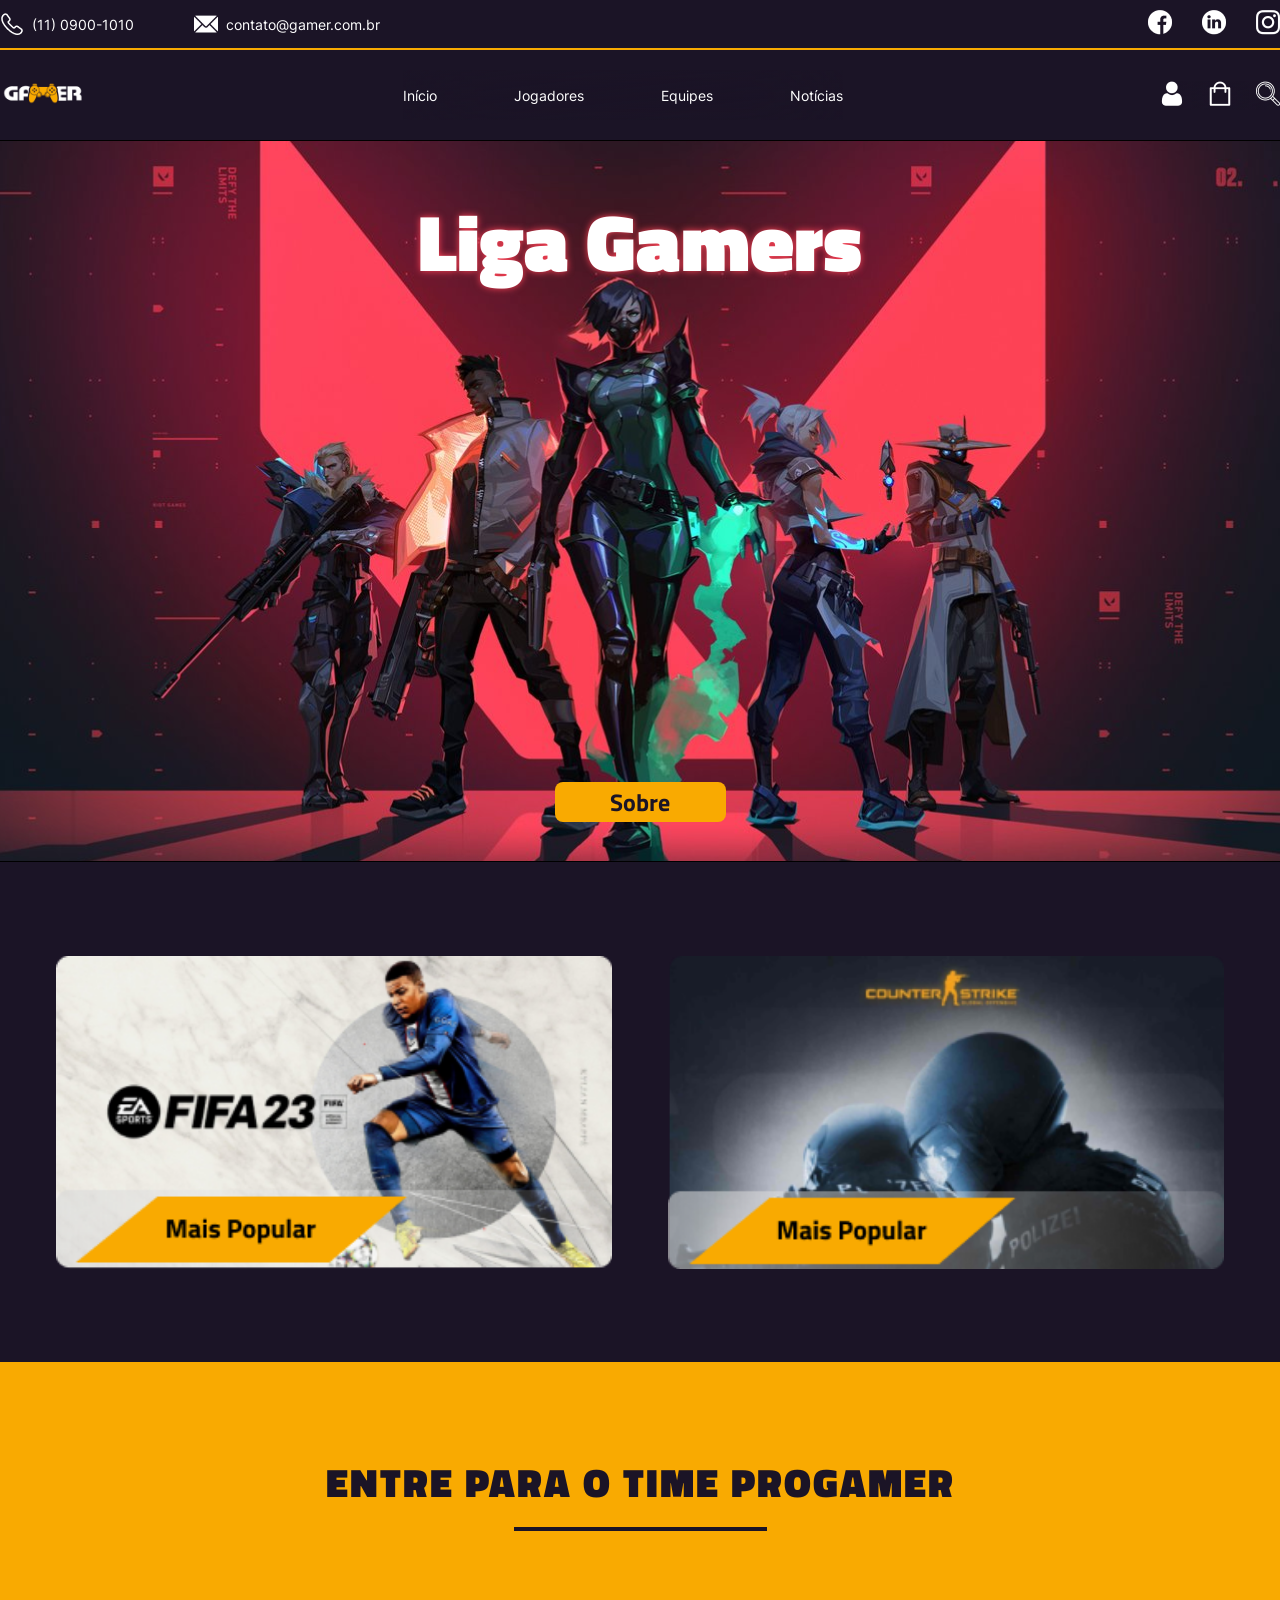
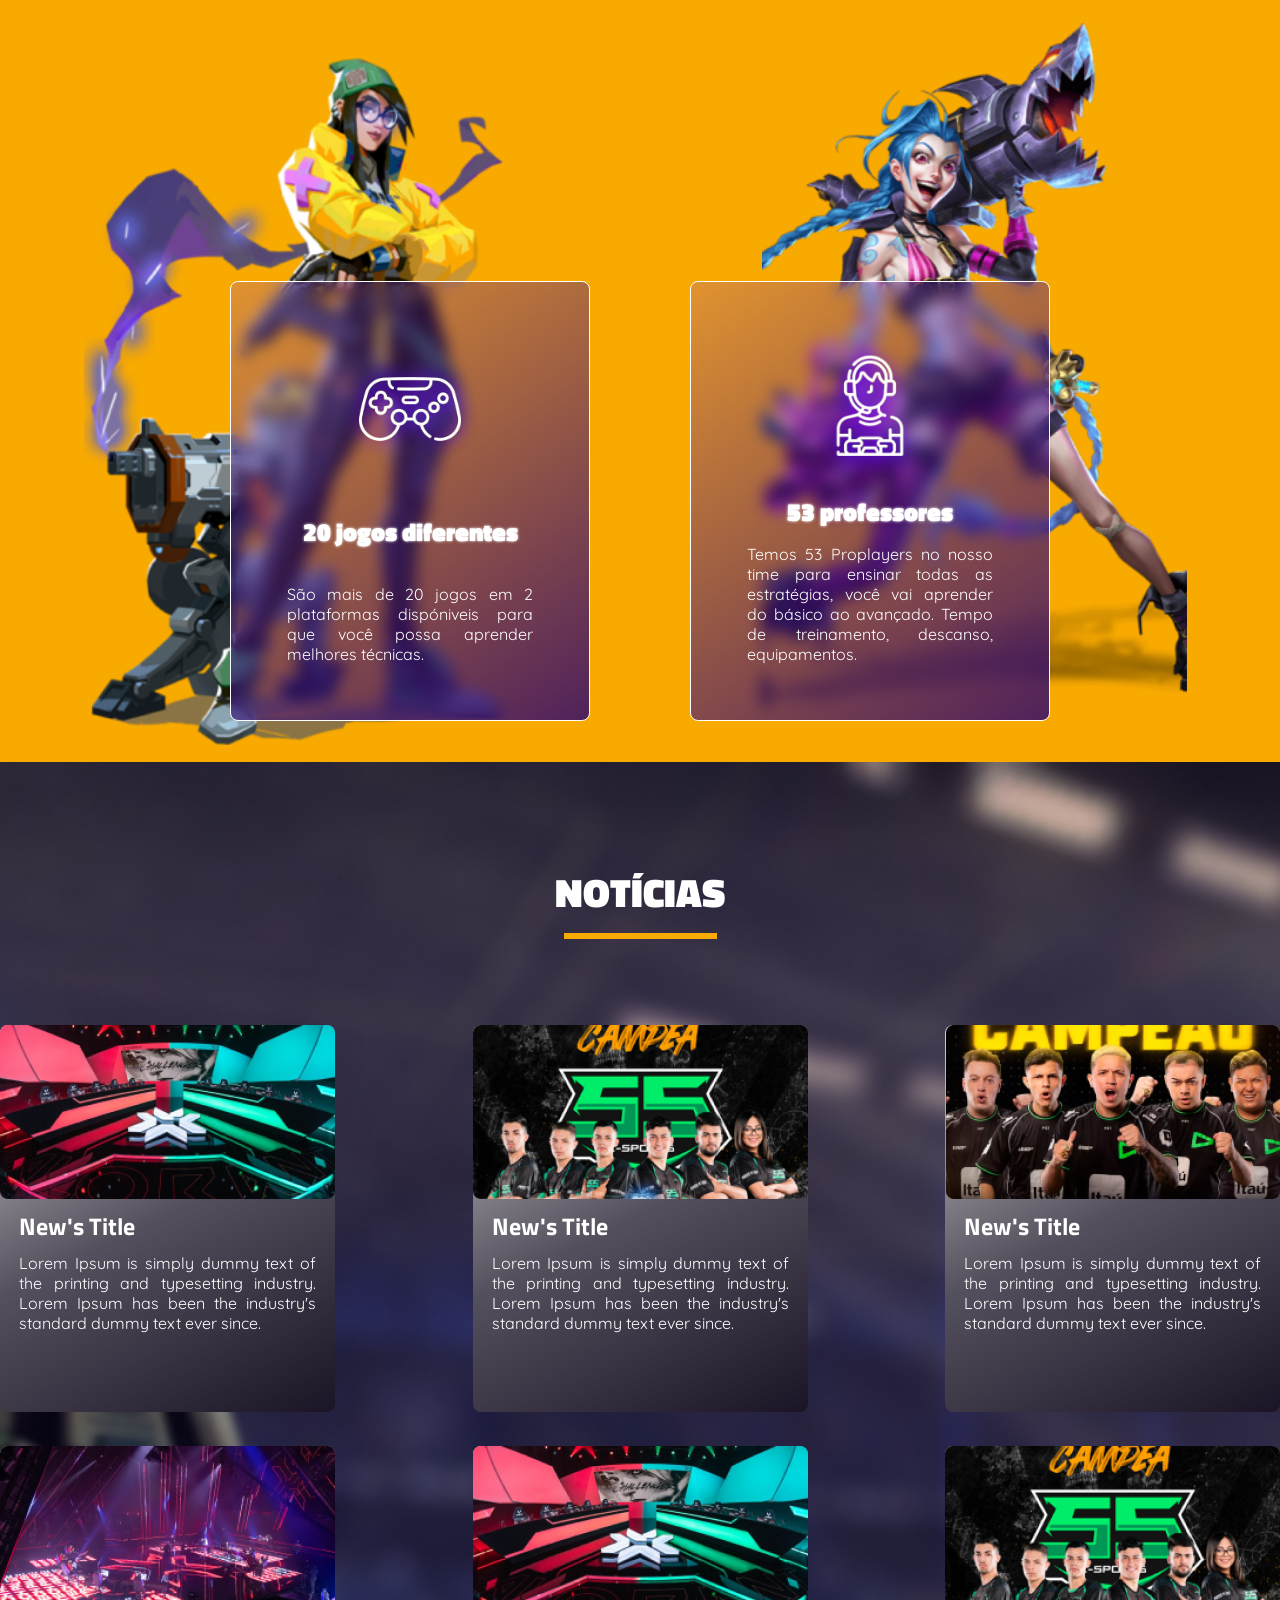
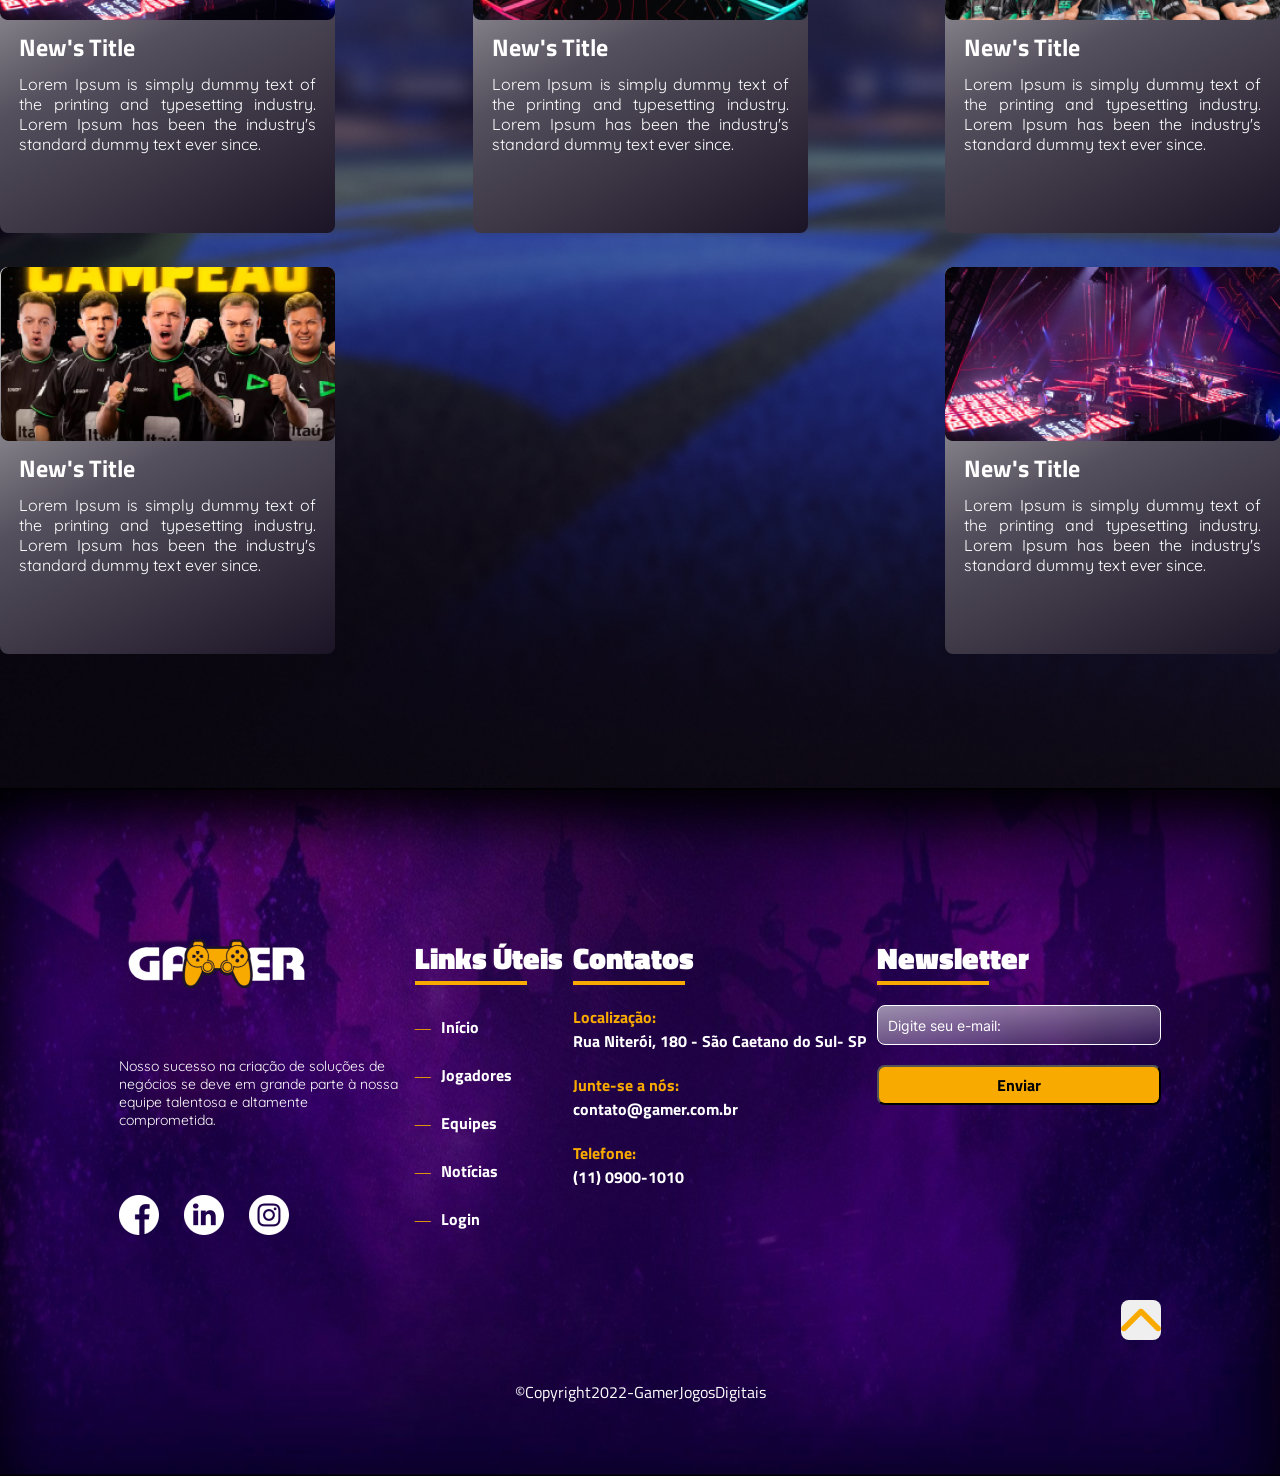
<file: projeto-gamer/index.html>
<!DOCTYPE html>
<html lang="pt-BR">

<head>
    <meta charset="UTF-8">
    <meta http-equiv="X-UA-Compatible" content="IE=edge">
    <meta name="viewport" content="width=device-width, initial-scale=1.0">
    <link rel="stylesheet" href="./styles/index-style.css">
    <link rel="stylesheet" href="./styles/index-desktop-style.css" media="(min-width: 1024px)">
    <title>Index - Projeto Gamer</title>
</head>

<body>

    <header>

        <div class="header-top">
            <div class="layout-grid flex">
                <div class="contacts">
                    <div class="phone">
                        <img src="./assets/icons/call.png" alt="Ícone do telefone">
                        <span>(11) 0900-1010</span>
                    </div>
                    <div class="email">
                        <img src="./assets/icons/sms.png" alt="Ícone do email">
                        <span>contato@gamer.com.br</span>
                    </div>
                </div>

                <div class="social-media">
                    <a href="">
                        <img src="./assets/icons/Facebook.png" alt="Ícone do link do Facebook">
                    </a>
                    <a href="">
                        <img src="./assets/icons/Linkedin.png" alt="Ícone do link do Linkedin">
                    </a>
                    <a href="">
                        <img src="./assets/icons/Instagram.png" alt="Ícone do link do Instagram">
                    </a>
                </div>
            </div>
        </div>

        <div class="header-bottom">
            <div class="layout-grid between-center-alignment">

                <!-- hamburguer menu -->
                <img onclick="mostrarMenu()" src="./assets/icons/Menu button of three horizontal lines.png"
                    class="hamburguer-menu" alt="Ícone para abrir e fechar o menu mobile">

                <!-- logotype -->
                <a href="./index.html">
                    <img class="logo" src="./assets/images/Logo.png"
                        alt="Logotipo da empresa Gamer. Texto Gamer com um joystick ao centro">
                </a>

                <!-- mobile lateral user menu -->
                <img onclick="showUser()" src="./assets/icons/More.png" class="dots-menu"
                    alt="Botão que abre e fecha o menu de usuário">


                <nav class="menu" id="menu">
                    <a href="./index.html">Início</a>
                    <a href="./pages/players.html">Jogadores</a>
                    <a href="./pages/teams.html">Equipes</a>
                    <a href="./index.html#news-section">Notícias</a>

                    <!-- visível apenas no mobile -->

                    <a class="phone">
                        <img src="./assets/icons/call.png" alt="Ícone do telefone">
                        <span>(11) 0900-1010</span>
                    </a>
                    <a class="email">
                        <img src="./assets/icons/sms.png" alt="Ícone do email">
                        <span>contato@gamer.com.br</span>
                    </a>


                    <div class="social-media">
                        <a href="">
                            <img src="./assets/icons/Facebook.png" alt="Ícone do link do Facebook">
                        </a>
                        <a href="">
                            <img src="./assets/icons/Linkedin.png" alt="Ícone do link do Linkedin">
                        </a>
                        <a href="">
                            <img src="./assets/icons/Instagram.png" alt="Ícone do link do Instagram">
                        </a>
                    </div>

                </nav>

                <!-- 3 dots menu (right) -->

                <div class="user-menu" id="menu-user">
                    <a href="">
                        <img src="./assets/icons/User.png" alt="ícone do usuário">
                    </a>
                    <a href="">
                        <img src="./assets/icons/Shopping bag.png" alt="ícone da sacola">
                    </a>
                    <a href="">
                        <img src="./assets/icons/Loupe.png" alt="ícone de pesquisa">
                    </a>
                </div>
            </div>

        </div>

    </header>

    <main>

        <section class="banner">
            <h1>Liga Gamers</h1>
            <a href="" class="botao-sobre">Sobre</a>
        </section>

        <section class="games">
            <img src="./assets/images/fifa23.png" alt="Imagem do jogo Fifa 23">
            <img src="./assets/images/cszin.png" alt="Imagem do jogo Counter Strike">
        </section>

        <section class="info">
            <div class="layout-grid flex">

                <h2>Entre para o time progamer</h2>

                <hr>

                <div class="cards-container">

                    <div class="first-card-container">
                        <img class="killjoy" src="./assets/images/killjoy.png"
                            alt="Personagem do jogo Valorant Killjoy">
                        <article class="card">
                            <img class="card-icon" src="./assets/icons/Video console.png" alt="Icone de joystick">
                            <h3 class="card-title">20 jogos diferentes</h3>
                            <p class="card-text">São mais de 20 jogos em 2 plataformas dispóniveis para que você possa
                                aprender melhores técnicas.</p>
                        </article>
                    </div>

                    <div class="second-card-container">
                        <img class="jinx" src="./assets/images/jinx.png"
                            alt="Personagem do jogo League of Legends Jinx ">
                        <article class="card">
                            <img class="card-icon" src="./assets/icons/Gamer.png" alt="Icone de joagdor">
                            <h3 class="card-title">53 professores</h3>
                            <p class="card-text">Temos 53 Proplayers no nosso time para ensinar todas as estratégias,
                                você
                                vai aprender do básico ao avançado. Tempo de treinamento, descanso, equipamentos. </p>
                        </article>
                    </div>

                </div>

            </div>

        </section>

        <section class="news" id="news-section">
            <div class="layout-grid flex">

                <h2>Notícias</h2>

                <hr>

                <div class="layout-boxes">
                    <article class="box-1">
                        <img class="box-image-1" src="./assets/images/estudio-riot-games.png"
                            alt="Imagem do estudio da Riot Games">
                        <h3 class="box-title-1">New's Title</h3>
                        <p class="box-text-1">Lorem Ipsum is simply dummy text of the printing and typesetting industry.
                            Lorem Ipsum has been the industry's standard dummy text ever since.</p>
                    </article>

                    <article class="box-2">
                        <img class="box-image-2" src="./assets/images/ss-e-sports.png"
                            alt="Imagem da equipe SS E-Sports">
                        <h3 class="box-title-2">New's Title</h3>
                        <p class="box-text-2">Lorem Ipsum is simply dummy text of the printing and typesetting industry.
                            Lorem Ipsum has been the industry's standard dummy text ever since.</p>
                    </article>

                    <article class="box-3">
                        <img class="box-image-3" src="./assets/images/loud.png" alt="Imagem da equipe Loud">
                        <h3 class="box-title-3">New's Title</h3>
                        <p class="box-text-3">Lorem Ipsum is simply dummy text of the printing and typesetting industry.
                            Lorem Ipsum has been the industry's standard dummy text ever since.</p>
                    </article>

                    <article class="box-4">
                        <img class="box-image-4" src="./assets/images/vct-br-22.png"
                            alt="Imagem da arena da Valorant Champions Tour 2022">
                        <h3 class="box-title-4">New's Title</h3>
                        <p class="box-text-4">Lorem Ipsum is simply dummy text of the printing and typesetting industry.
                            Lorem Ipsum has been the industry's standard dummy text ever since.</p>
                    </article>

                    <article class="box-1">
                        <img class="box-image-1" src="./assets/images/estudio-riot-games.png"
                            alt="Imagem do estudio da Riot Games">
                        <h3 class="box-title-1">New's Title</h3>
                        <p class="box-text-1">Lorem Ipsum is simply dummy text of the printing and typesetting industry.
                            Lorem Ipsum has been the industry's standard dummy text ever since.</p>
                    </article>

                    <article class="box-2">
                        <img class="box-image-2" src="./assets/images/ss-e-sports.png"
                            alt="Imagem da equipe SS E-Sports">
                        <h3 class="box-title-2">New's Title</h3>
                        <p class="box-text-2">Lorem Ipsum is simply dummy text of the printing and typesetting industry.
                            Lorem Ipsum has been the industry's standard dummy text ever since.</p>
                    </article>

                    <article class="box-3">
                        <img class="box-image-3" src="./assets/images/loud.png" alt="Imagem da equipe Loud">
                        <h3 class="box-title-3">New's Title</h3>
                        <p class="box-text-3">Lorem Ipsum is simply dummy text of the printing and typesetting industry.
                            Lorem Ipsum has been the industry's standard dummy text ever since.</p>
                    </article>

                    <article class="box-4">
                        <img class="box-image-4" src="./assets/images/vct-br-22.png"
                            alt="Imagem da arena da Valorant Champions Tour 2022">
                        <h3 class="box-title-4">New's Title</h3>
                        <p class="box-text-4">Lorem Ipsum is simply dummy text of the printing and typesetting industry.
                            Lorem Ipsum has been the industry's standard dummy text ever since.</p>
                    </article>
                </div>

            </div>

        </section>

    </main>

    <footer>
        <div class="layout-grid footer-top">
            <div id="about">
                <img src="./assets/images/Logo.png" class="logotype"
                    alt="Logotipo da empresa Gamer. Texto Gamer com um joystick ao centro">

                <p>Nosso sucesso na criação de soluções de negócios se deve em grande parte à nossa equipe talentosa
                    e
                    altamente comprometida.</p>

                <div class="social-media-footer">
                    <a href="">
                        <img src="./assets/icons/icons-footer/facebook-footer.png" alt="Ícone do link do Facebook">
                    </a>
                    <a href="">
                        <img src="./assets/icons/icons-footer/linkedin-footer.png" alt="Ícone do link do Linkedin">
                    </a>
                    <a href="">
                        <img src="./assets/icons/icons-footer/insta-footer.png" alt="Ícone do link do Instagram">
                    </a>
                </div>
            </div>

            <div id="useful-links">
                <div class="footer-titles">
                    <h3>Links Úteis</h3>
                    <hr>
                </div>

                <ul class="ul-configs">
                    <li>
                        <a href="./index.html">Início</a>
                    </li>
                    <li>
                        <a href="./pages/players.html">Jogadores</a>
                    </li>
                    <li>
                        <a href="./pages/teams.html">Equipes</a>
                    </li>
                    <li>
                        <a href="./index.html#news-section">Notícias</a>
                    </li>
                    <li>
                        <a href="./pages/login.html">Login</a>
                    </li>
                </ul>
            </div>

            <div id="contacts">
                <div class="footer-titles">
                    <h3>Contatos</h3>
                    <hr>
                </div>

                <p>
                    <span class="contacts-info">Localização:</span>
                    Rua Niterói, 180 - São Caetano do Sul- SP
                </p>

                <p>
                    <span class="contacts-info">Junte-se a nós:</span>
                    contato@gamer.com.br
                </p>

                <p>
                    <span class="contacts-info">Telefone:</span>
                    (11) 0900-1010
                </p>
            </div>

            <div id="newsletter">
                <div class="footer-titles">
                    <h3>Newsletter</h3>
                    <hr>
                </div>

                <form action="" class="frm-news">
                    <input type="email" placeholder="Digite seu e-mail:">
                    <button>Enviar</button>
                </form>
            </div>
        </div>

        <div class="layout-grid footer-bottom">

            <button onclick="clickReturnTop()" class="return-top-button yellow-button">
                <img src="./assets/icons/icons-footer/back-to-top.svg"
                    alt="Uma seta que aponta para cima e indica um botão de retorno para o topo da página">
            </button>

            <p class="copyright">©Copyright2022-GamerJogosDigitais</p>

    </footer>

    <script>
        function mostrarMenu() {
            document.getElementById("menu").classList.toggle("mostrar-menu");
        }

        function showUser() {
            document.getElementById("menu-user").classList.toggle("show-user");
        }

        function clickReturnTop() {
            document.body.scrollTop = 0 // For Safari
            document.documentElement.scrollTop = 0 // For Chrome, Firefox, IE and Opera
        }
    </script>

</body>

</html>
</file>
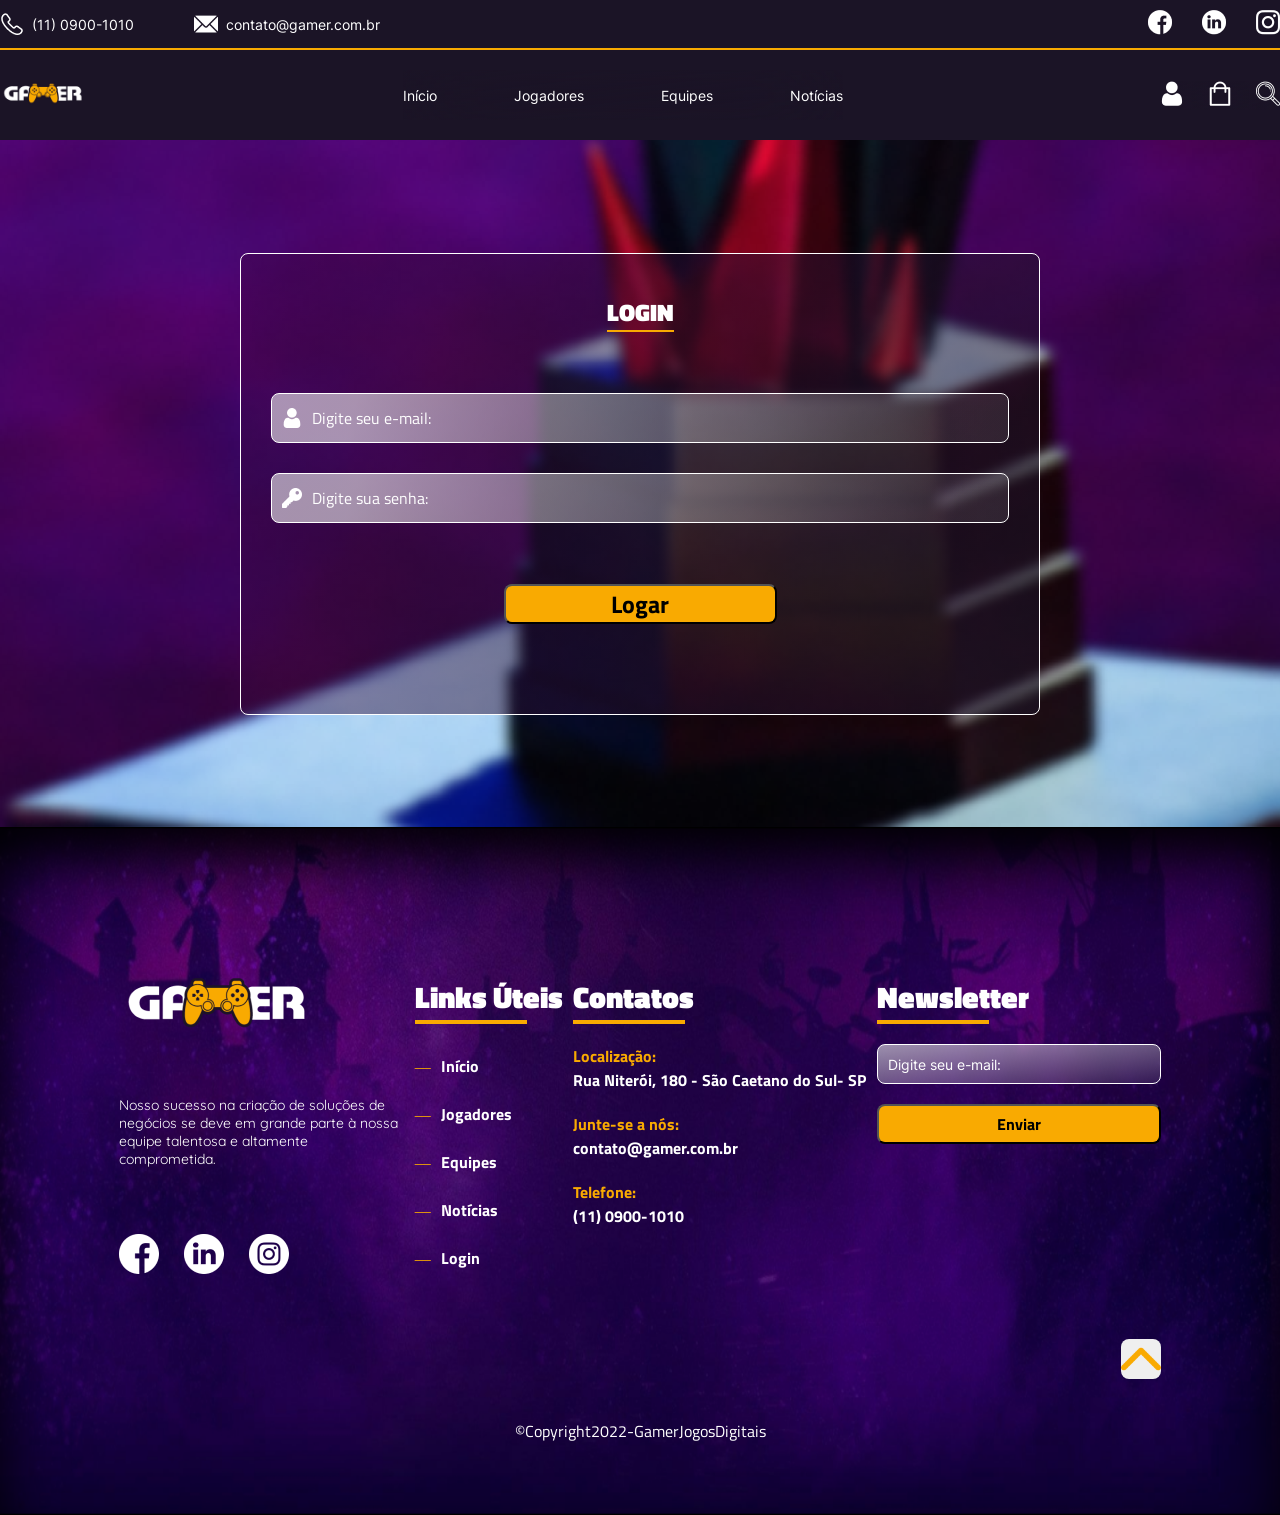
<file: projeto-gamer/pages/login.html>
<!DOCTYPE html>
<html lang="pt-BR">

<head>
    <meta charset="UTF-8">
    <meta http-equiv="X-UA-Compatible" content="IE=edge">
    <meta name="viewport" content="width=device-width, initial-scale=1.0">
    <link rel="stylesheet" href="../styles/login-style.css">
    <link rel="stylesheet" href="../styles/login-desktop-style.css" media="(min-width: 1024px)">
    <title>Login - Projeto Gamer</title>
</head>

<body>

    <header>

        <div class="header-top">
            <div class="layout-grid flex">
                <div class="contacts">
                    <div class="phone">
                        <img src="../assets/icons/call.png" alt="Ícone do telefone">
                        <span>(11) 0900-1010</span>
                    </div>
                    <div class="email">
                        <img src="../assets/icons/sms.png" alt="Ícone do email">
                        <span>contato@gamer.com.br</span>
                    </div>
                </div>

                <div class="social-media">
                    <a href="">
                        <img src="../assets/icons/Facebook.png" alt="Ícone do link do Facebook">
                    </a>
                    <a href="">
                        <img src="../assets/icons/Linkedin.png" alt="Ícone do link do Linkedin">
                    </a>
                    <a href="">
                        <img src="../assets/icons/Instagram.png" alt="Ícone do link do Instagram">
                    </a>
                </div>
            </div>
        </div>

        <div class="header-bottom">
            <div class="layout-grid between-center-alignment">

                <!-- hamburguer menu -->
                <img onclick="mostrarMenu()" src="../assets/icons/Menu button of three horizontal lines.png"
                    class="hamburguer-menu" alt="Ícone para abrir e fechar o menu mobile">

                <!-- logotype -->
                <a href=""../index.html">
                    <img class="logo" src="../assets/images/Logo.png"
                        alt="Logotipo da empresa Gamer. Texto Gamer com um joystick ao centro">
                </a>

                <!-- mobile lateral user menu -->
                <img onclick="showUser()" src="../assets/icons/More.png" class="dots-menu"
                    alt="Botão que abre e fecha o menu de usuário">


                <nav class="menu" id="menu">
                    <a href="../index.html">Início</a>
                    <a href="../pages/players.html">Jogadores</a>
                    <a href="../pages/teams.html">Equipes</a>
                    <a href="../index.html#news-section">Notícias</a>

                    <!-- visível apenas no mobile -->

                    <a class="phone">
                        <img src="../assets/icons/call.png" alt="Ícone do telefone">
                        <span>(11) 0900-1010</span>
                    </a>
                    <a class="email">
                        <img src="../assets/icons/sms.png" alt="Ícone do email">
                        <span>contato@gamer.com.br</span>
                    </a>


                    <div class="social-media">
                        <a href="">
                            <img src="../assets/icons/Facebook.png" alt="Ícone do link do Facebook">
                        </a>
                        <a href="">
                            <img src="../assets/icons/Linkedin.png" alt="Ícone do link do Linkedin">
                        </a>
                        <a href="">
                            <img src="../assets/icons/Instagram.png" alt="Ícone do link do Instagram">
                        </a>
                    </div>

                </nav>

                <!-- 3 dots menu (right) -->

                <div class="user-menu" id="menu-user">
                    <a href="">
                        <img src="../assets/icons/User.png" alt="ícone do usuário">
                    </a>
                    <a href="">
                        <img src="../assets/icons/Shopping bag.png" alt="ícone da sacola">
                    </a>
                    <a href="">
                        <img src="../assets/icons/Loupe.png" alt="ícone de pesquisa">
                    </a>
                </div>
            </div>

        </div>

    </header>

    <main>
        <form action="" class="login-box">
            <div class="login-box-title">
                <h1>Login</h1>
                <hr>
            </div>
            <div class="inputs">
                <div class="email-input">
                    <img src="../assets/icons/icons-login/user-input.png"
                        alt="Ícone de usuário, simboliza o e-mail do usuário">
                    <input type="email" name="email" id="email-login" placeholder="Digite seu e-mail:">
                </div>
                <div class="password-input">
                    <img src="../assets/icons/icons-login/Key.png" alt="Ícone de chave, simboliza a senha do usuário">
                    <input type="password" name="password" id="password-login" placeholder="Digite sua senha:">
                </div>
            </div>
            <button class="login-button" type="submit">Logar</button>
        </form>
    </main>

    <footer>

        <div class="layout-grid footer-top">
            <div id="about">
                <img src="../assets/images/Logo.png" class="logotype"
                    alt="Logotipo da empresa Gamer. Texto Gamer com um joystick ao centro">

                <p>Nosso sucesso na criação de soluções de negócios se deve em grande parte à nossa equipe talentosa
                    e
                    altamente comprometida.</p>

                <div class="social-media-footer">
                    <a href="">
                        <img src="../assets/icons/icons-footer/facebook-footer.png" alt="Ícone do link do Facebook">
                    </a>
                    <a href="">
                        <img src="../assets/icons/icons-footer/linkedin-footer.png" alt="Ícone do link do Linkedin">
                    </a>
                    <a href="">
                        <img src="../assets/icons/icons-footer/insta-footer.png" alt="Ícone do link do Instagram">
                    </a>
                </div>
            </div>

            <div id="useful-links">
                <div class="footer-titles">
                    <h3>Links Úteis</h3>
                    <hr>
                </div>

                <ul class="ul-configs">
                    <li>
                        <a href="../index.html">Início</a>
                    </li>
                    <li>
                        <a href="../pages/players.html">Jogadores</a>
                    </li>
                    <li>
                        <a href="../pages/teams.html">Equipes</a>
                    </li>
                    <li>
                        <a href="../index.html#news-section">Notícias</a>
                    </li>
                    <li>
                        <a href="../pages/login.html">Login</a>
                    </li>
                </ul>
            </div>

            <div id="contacts">
                <div class="footer-titles">
                    <h3>Contatos</h3>
                    <hr>
                </div>

                <p>
                    <span class="contacts-info">Localização:</span>
                    Rua Niterói, 180 - São Caetano do Sul- SP
                </p>

                <p>
                    <span class="contacts-info">Junte-se a nós:</span>
                    contato@gamer.com.br
                </p>

                <p>
                    <span class="contacts-info">Telefone:</span>
                    (11) 0900-1010
                </p>
            </div>

            <div id="newsletter">
                <div class="footer-titles">
                    <h3>Newsletter</h3>
                    <hr>
                </div>

                <form action="" class="frm-news">
                    <input type="email" placeholder="Digite seu e-mail:">
                    <button>Enviar</button>
                </form>
            </div>
        </div>

        <div class="layout-grid footer-bottom">

            <button onclick="clickReturnTop()" class="return-top-button yellow-button">
                <img src="../assets/icons/icons-footer/back-to-top.svg"
                    alt="Uma seta que aponta para cima e indica um botão de retorno para o topo da página">
            </button>

            <p class="copyright">©Copyright2022-GamerJogosDigitais</p>

    </footer>

    <script>
        function mostrarMenu() {
            document.getElementById("menu").classList.toggle("mostrar-menu");
        }

        function showUser() {
            document.getElementById("menu-user").classList.toggle("show-user");
        }

        function clickReturnTop() {
            document.body.scrollTop = 0 // For Safari
            document.documentElement.scrollTop = 0 // For Chrome, Firefox, IE and Opera
        }
    </script>

</body>

</html>
</file>
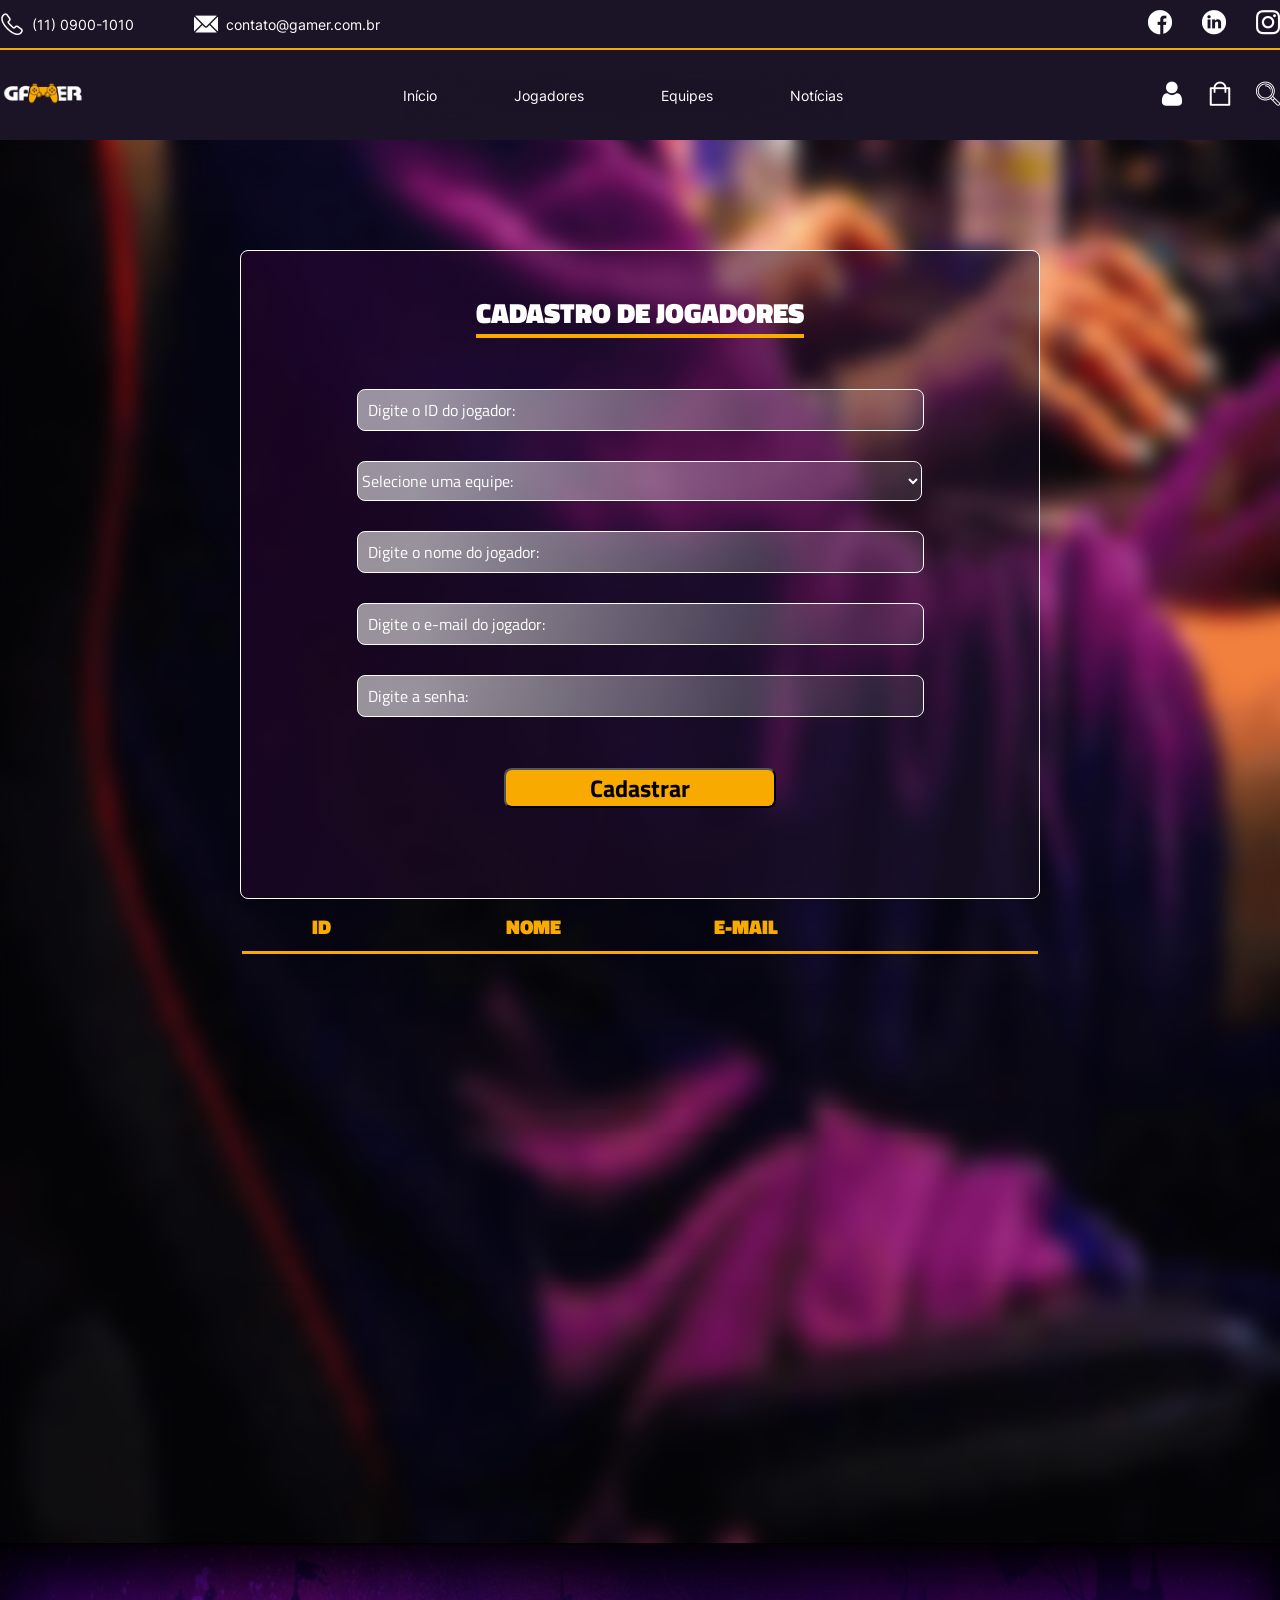
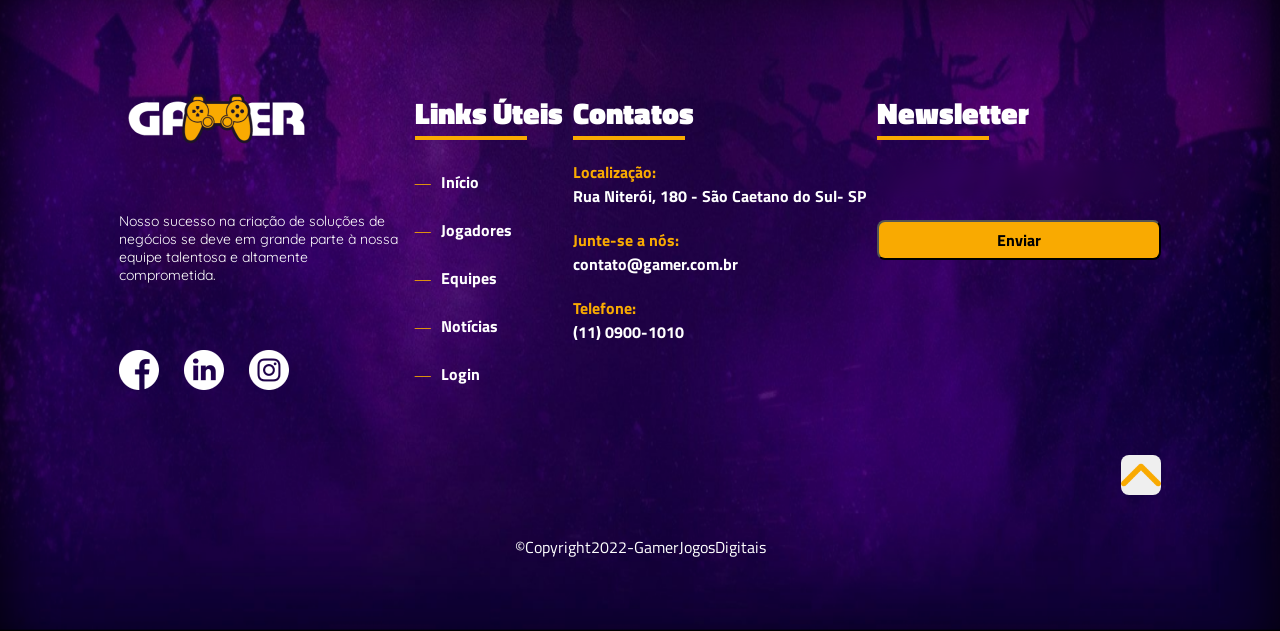
<file: projeto-gamer/pages/players.html>
<!DOCTYPE html>
<html lang="pt-BR">

<head>
    <meta charset="UTF-8">
    <meta http-equiv="X-UA-Compatible" content="IE=edge">
    <meta name="viewport" content="width=device-width, initial-scale=1.0">
    <link rel="stylesheet" href="../styles/players-style.css">
    <link rel="stylesheet" href="../styles/players-desktop-style.css" media="(min-width: 1024px)">
    <title>Cadastro de Jogadores - Projeto Gamer</title>
</head>

<body>

    <header>

        <div class="header-top">
            <div class="layout-grid flex">
                <div class="contacts">
                    <div class="phone">
                        <img src="../assets/icons/call.png" alt="Ícone do telefone">
                        <span>(11) 0900-1010</span>
                    </div>
                    <div class="email">
                        <img src="../assets/icons/sms.png" alt="Ícone do email">
                        <span>contato@gamer.com.br</span>
                    </div>
                </div>

                <div class="social-media">
                    <a href="">
                        <img src="../assets/icons/Facebook.png" alt="Ícone do link do Facebook">
                    </a>
                    <a href="">
                        <img src="../assets/icons/Linkedin.png" alt="Ícone do link do Linkedin">
                    </a>
                    <a href="">
                        <img src="../assets/icons/Instagram.png" alt="Ícone do link do Instagram">
                    </a>
                </div>
            </div>
        </div>

        <div class="header-bottom">
            <div class="layout-grid between-center-alignment">

                <!-- hamburguer menu -->
                <img onclick="mostrarMenu()" src="../assets/icons/Menu button of three horizontal lines.png"
                    class="hamburguer-menu" alt="Ícone para abrir e fechar o menu mobile">

                <!-- logotype -->
                <a href="../index.html">
                    <img class="logo" src="../assets/images/Logo.png"
                        alt="Logotipo da empresa Gamer. Texto Gamer com um joystick ao centro">
                </a>

                <!-- mobile lateral user menu -->
                <img onclick="showUser()" src="../assets/icons/More.png" class="dots-menu"
                    alt="Botão que abre e fecha o menu de usuário">


                <nav class="menu" id="menu">
                    <a href="../index.html">Início</a>
                    <a href="../pages/players.html">Jogadores</a>
                    <a href="../pages/teams.html">Equipes</a>
                    <a href="../index.html#news-section">Notícias</a>

                    <!-- visível apenas no mobile -->

                    <a class="phone">
                        <img src="../assets/icons/call.png" alt="Ícone do telefone">
                        <span>(11) 0900-1010</span>
                    </a>
                    <a class="email">
                        <img src="../assets/icons/sms.png" alt="Ícone do email">
                        <span>contato@gamer.com.br</span>
                    </a>


                    <div class="social-media">
                        <a href="">
                            <img src="../assets/icons/Facebook.png" alt="Ícone do link do Facebook">
                        </a>
                        <a href="">
                            <img src="../assets/icons/Linkedin.png" alt="Ícone do link do Linkedin">
                        </a>
                        <a href="">
                            <img src="../assets/icons/Instagram.png" alt="Ícone do link do Instagram">
                        </a>
                    </div>

                </nav>

                <!-- 3 dots menu (right) -->

                <div class="user-menu" id="menu-user">
                    <a href="">
                        <img src="../assets/icons/User.png" alt="ícone do usuário">
                    </a>
                    <a href="">
                        <img src="../assets/icons/Shopping bag.png" alt="ícone da sacola">
                    </a>
                    <a href="">
                        <img src="../assets/icons/Loupe.png" alt="ícone de pesquisa">
                    </a>
                </div>
            </div>

        </div>

    </header>

    <main>
        <form action="" class="players-sign-in-box">
            <div class="players-si-box-title">
                <h1>Cadastro de jogadores</h1>
                <hr>
            </div>
            <div class="inputs">
                <div class="id-input">
                    <input type="text" name="id" id="id-sign-in" placeholder="Digite o ID do jogador:">
                </div>
                <div class="team-input">
                    <select id="team-input" name="team-input" form="teamform">
                        <option value="0">Selecione uma equipe:</option>
                        <option value="Equipe 1">Equipe 1</option>
                        <option value="Equipe 2">Equipe 2</option>
                        <option value="Equipe 3">Equipe 3</option>
                        <option value="Equipe 4">Equipe 4</option>
                    </select>
                </div>
                <div class="name-input">
                    <input type="text" name="name" id="name-sign-in" placeholder="Digite o nome do jogador:">
                </div>
                <div class="email-input">
                    <input type="email" name="email" id="email-sign-in" placeholder="Digite o e-mail do jogador:">
                </div>
                <div class="password-input">
                    <input type="password" name="password" id="password-sign-in" placeholder="Digite a senha:">
                </div>
            </div>
            <button class="sign-in-button" type="submit">Cadastrar</button>
        </form>

        <table>
            <thead>
                <tr>
                    <th>Id</th>
                    <th>Nome</th>
                    <th>E-mail</th>
                    <th></th>
                </tr>
            </thead>
            <tbody>
                <tr>
                    <td class="id-td">1</td>
                    <td class="name-td">João</td>
                    <td class="email-td">joão@gmail.com</td>
                    <td><img class="yellow-trash" src="../assets/icons/garbage-can.svg" alt=""></td>
                </tr>
                <tr>
                    <td class="id-td">1</td>
                    <td class="name-td">João</td>
                    <td class="email-td">joão@gmail.com</td>
                    <td><img class="yellow-trash" src="../assets/icons/garbage-can.svg" alt=""></td>
                </tr>
                <tr>
                    <td class="id-td">1</td>
                    <td class="name-td">João</td>
                    <td class="email-td">joão@gmail.com</td>
                    <td><img class="yellow-trash" src="../assets/icons/garbage-can.svg" alt=""></td>
                </tr>
            </tbody>
        </table>
    </main>

    <footer>

        <div class="layout-grid footer-top">
            <div id="about">
                <img src="../assets/images/Logo.png" class="logotype"
                    alt="Logotipo da empresa Gamer. Texto Gamer com um joystick ao centro">

                <p>Nosso sucesso na criação de soluções de negócios se deve em grande parte à nossa equipe talentosa
                    e
                    altamente comprometida.</p>

                <div class="social-media-footer">
                    <a href="">
                        <img src="../assets/icons/icons-footer/facebook-footer.png" alt="Ícone do link do Facebook">
                    </a>
                    <a href="">
                        <img src="../assets/icons/icons-footer/linkedin-footer.png" alt="Ícone do link do Linkedin">
                    </a>
                    <a href="">
                        <img src="../assets/icons/icons-footer/insta-footer.png" alt="Ícone do link do Instagram">
                    </a>
                </div>
            </div>

            <div id="useful-links">
                <div class="footer-titles">
                    <h3>Links Úteis</h3>
                    <hr>
                </div>

                <ul class="ul-configs">
                    <li>
                        <a href="../index.html">Início</a>
                    </li>
                    <li>
                        <a href="../pages/players.html">Jogadores</a>
                    </li>
                    <li>
                        <a href="../pages/teams.html">Equipes</a>
                    </li>
                    <li>
                        <a href="../index.html#news-section">Notícias</a>
                    </li>
                    <li>
                        <a href="../pages/login.html">Login</a>
                    </li>
                </ul>
            </div>

            <div id="contacts">
                <div class="footer-titles">
                    <h3>Contatos</h3>
                    <hr>
                </div>

                <p>
                    <span class="contacts-info">Localização:</span>
                    Rua Niterói, 180 - São Caetano do Sul- SP
                </p>

                <p>
                    <span class="contacts-info">Junte-se a nós:</span>
                    contato@gamer.com.br
                </p>

                <p>
                    <span class="contacts-info">Telefone:</span>
                    (11) 0900-1010
                </p>
            </div>

            <div id="newsletter">
                <div class="footer-titles">
                    <h3>Newsletter</h3>
                    <hr>
                </div>

                <form action="" class="frm-news">
                    <input type="email" placeholder="Digite seu e-mail:">
                    <button>Enviar</button>
                </form>
            </div>
        </div>

        <div class="layout-grid footer-bottom">

            <button onclick="clickReturnTop()" class="return-top-button yellow-button">
                <img src="../assets/icons/icons-footer/back-to-top.svg"
                    alt="Uma seta que aponta para cima e indica um botão de retorno para o topo da página">
            </button>

            <p class="copyright">©Copyright2022-GamerJogosDigitais</p>

    </footer>

    <script>
        function mostrarMenu() {
            document.getElementById("menu").classList.toggle("mostrar-menu");
        }

        function showUser() {
            document.getElementById("menu-user").classList.toggle("show-user");
        }

        function clickReturnTop() {
            document.body.scrollTop = 0 // For Safari
            document.documentElement.scrollTop = 0 // For Chrome, Firefox, IE and Opera
        }
    </script>

</body>

</html>
</file>
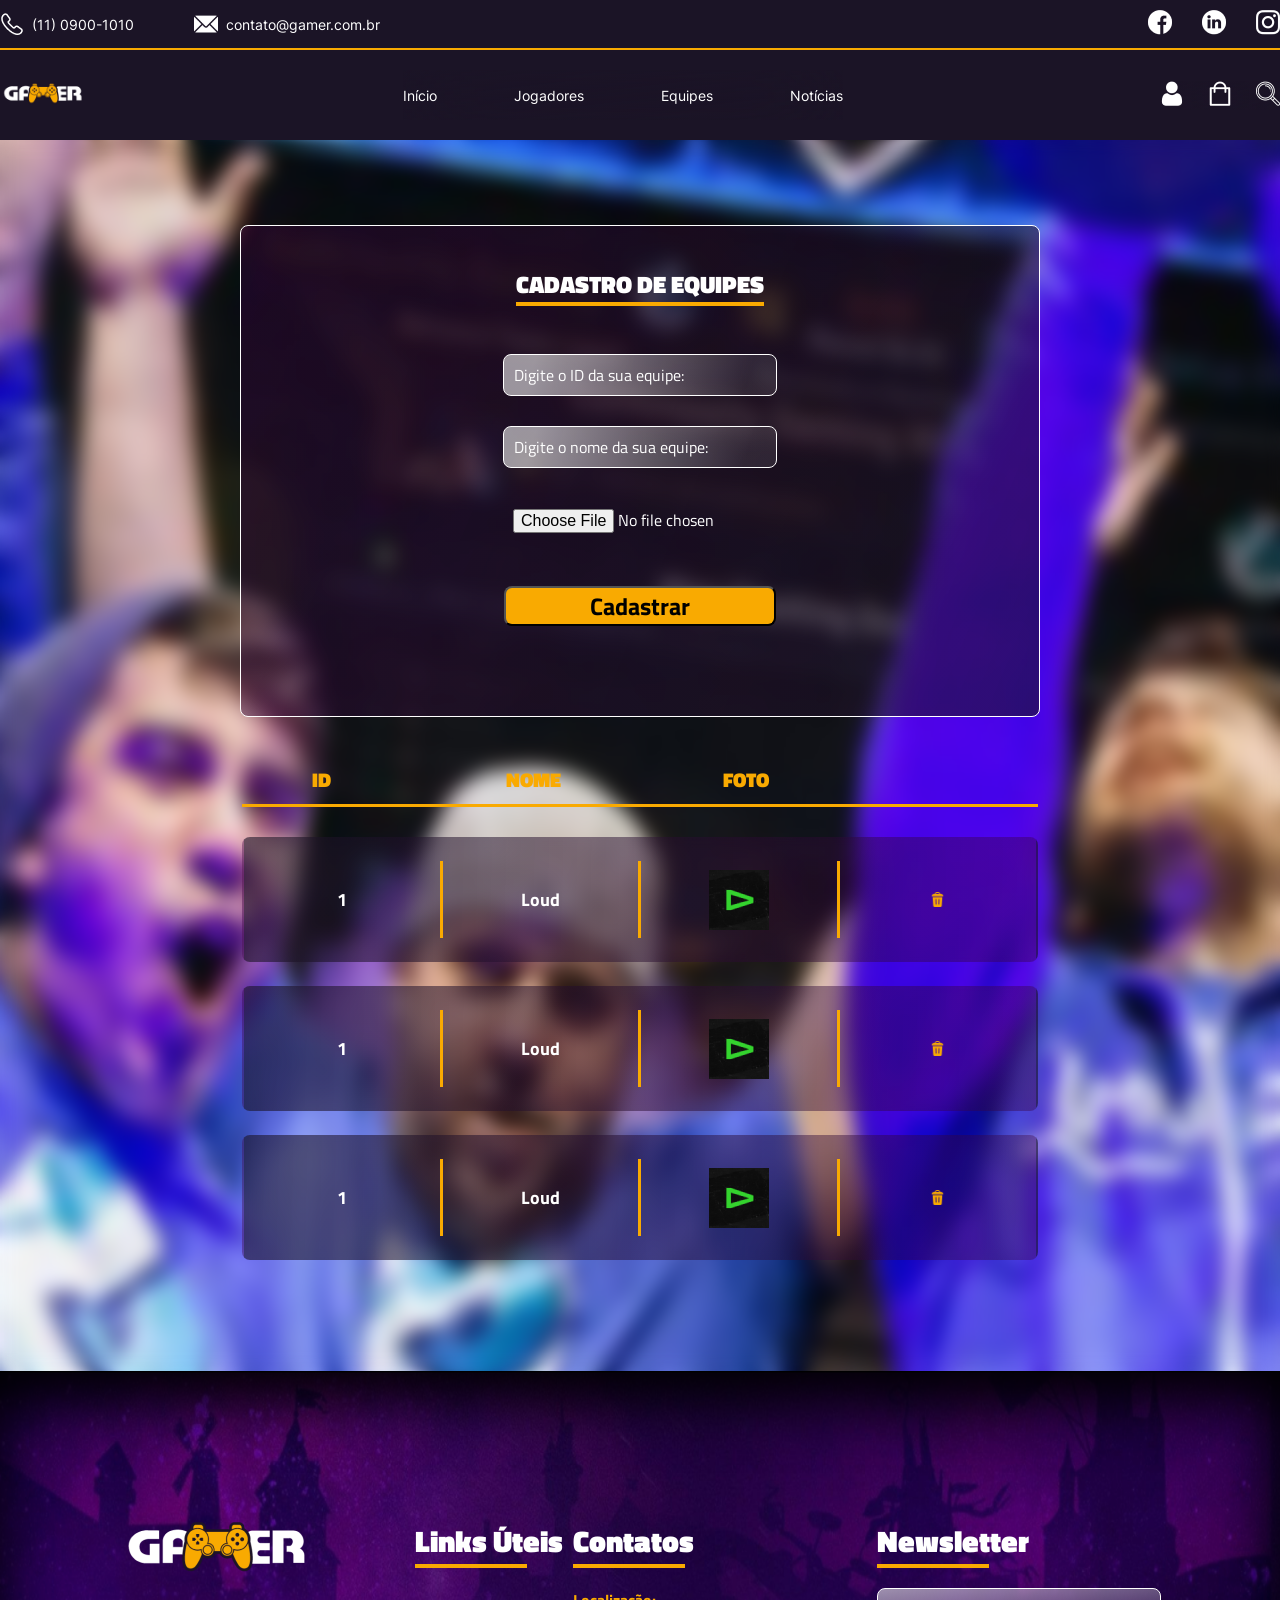
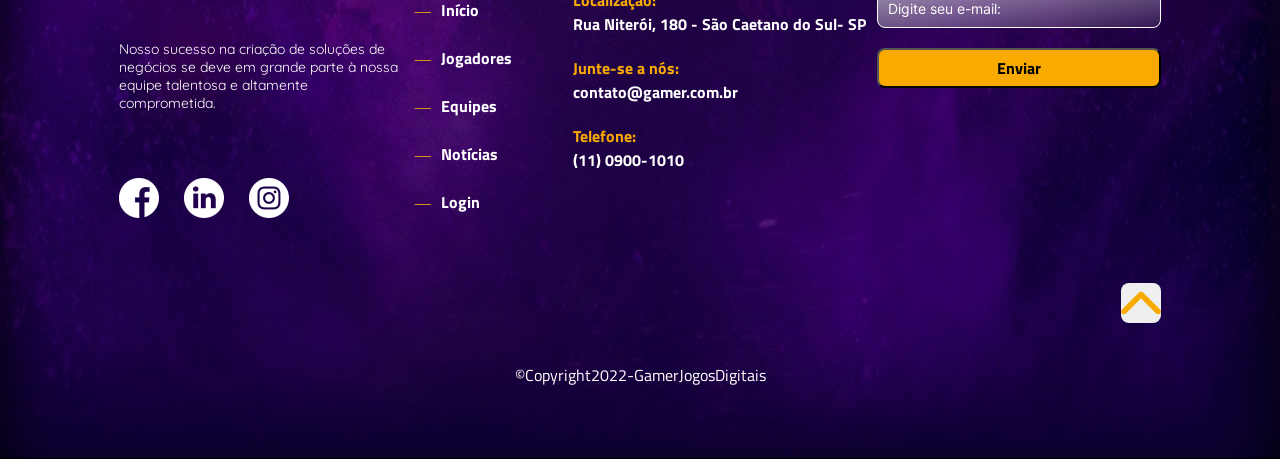
<file: projeto-gamer/pages/teams.html>
<!DOCTYPE html>
<html lang="pt-BR">

<head>
    <meta charset="UTF-8">
    <meta http-equiv="X-UA-Compatible" content="IE=edge">
    <meta name="viewport" content="width=device-width, initial-scale=1.0">
    <link rel="stylesheet" href="../styles/teams-style.css">
    <link rel="stylesheet" href="../styles/teams-desktop-style.css" media="(min-width: 1024px)">
    <title>Cadastro de Equipes - Projeto Gamer</title>
</head>

<body>

    <header>

        <div class="header-top">
            <div class="layout-grid flex">
                <div class="contacts">
                    <div class="phone">
                        <img src="../assets/icons/call.png" alt="Ícone do telefone">
                        <span>(11) 0900-1010</span>
                    </div>
                    <div class="email">
                        <img src="../assets/icons/sms.png" alt="Ícone do email">
                        <span>contato@gamer.com.br</span>
                    </div>
                </div>

                <div class="social-media">
                    <a href="">
                        <img src="../assets/icons/Facebook.png" alt="Ícone do link do Facebook">
                    </a>
                    <a href="">
                        <img src="../assets/icons/Linkedin.png" alt="Ícone do link do Linkedin">
                    </a>
                    <a href="">
                        <img src="../assets/icons/Instagram.png" alt="Ícone do link do Instagram">
                    </a>
                </div>
            </div>
        </div>

        <div class="header-bottom">
            <div class="layout-grid between-center-alignment">

                <!-- hamburguer menu -->
                <img onclick="mostrarMenu()" src="../assets/icons/Menu button of three horizontal lines.png"
                    class="hamburguer-menu" alt="Ícone para abrir e fechar o menu mobile">

                <!-- logotype -->
                <a href="../index.html">
                    <img class="logo" src="../assets/images/Logo.png"
                        alt="Logotipo da empresa Gamer. Texto Gamer com um joystick ao centro">
                </a>

                <!-- mobile lateral user menu -->
                <img onclick="showUser()" src="../assets/icons/More.png" class="dots-menu"
                    alt="Botão que abre e fecha o menu de usuário">


                <nav class="menu" id="menu">
                    <a href="../index.html">Início</a>
                    <a href="../pages/players.html">Jogadores</a>
                    <a href="../pages/teams.html">Equipes</a>
                    <a href="../index.html#news-section">Notícias</a>

                    <!-- visível apenas no mobile -->

                    <a class="phone">
                        <img src="../assets/icons/call.png" alt="Ícone do telefone">
                        <span>(11) 0900-1010</span>
                    </a>
                    <a class="email">
                        <img src="../assets/icons/sms.png" alt="Ícone do email">
                        <span>contato@gamer.com.br</span>
                    </a>


                    <div class="social-media">
                        <a href="">
                            <img src="../assets/icons/Facebook.png" alt="Ícone do link do Facebook">
                        </a>
                        <a href="">
                            <img src="../assets/icons/Linkedin.png" alt="Ícone do link do Linkedin">
                        </a>
                        <a href="">
                            <img src="../assets/icons/Instagram.png" alt="Ícone do link do Instagram">
                        </a>
                    </div>

                </nav>

                <!-- 3 dots menu (right) -->

                <div class="user-menu" id="menu-user">
                    <a href="">
                        <img src="../assets/icons/User.png" alt="ícone do usuário">
                    </a>
                    <a href="">
                        <img src="../assets/icons/Shopping bag.png" alt="ícone da sacola">
                    </a>
                    <a href="">
                        <img src="../assets/icons/Loupe.png" alt="ícone de pesquisa">
                    </a>
                </div>
            </div>

        </div>

    </header>

    <main>
        <form action="" class="team-sign-in-box">
            <div class="team-si-box-title">
                <h1>Cadastro de equipes</h1>
                <hr>
            </div>
            <div class="inputs">
                <div class="id-input">
                    <input type="text" name="id" id="id-team-sign-in" placeholder="Digite o ID da sua equipe:">
                </div>
                <div class="name-input">
                    <input type="text" name="name" id="name-team-sign-in" placeholder="Digite o nome da sua equipe:">
                </div>
                <div class="img-input">
                    <input type="file" name="image" id="image-team-sign-in" placeholder="Imagem da equipe">
                </div>
            </div>
            <button class="team-sign-in-button" type="submit">Cadastrar</button>
        </form>

        <table>
            <thead>
                <tr>
                    <th>Id</th>
                    <th>Nome</th>
                    <th>Foto</th>
                    <th></th>
                </tr>
            </thead>
            <tbody>
                <tr>
                    <td class="id-td">1</td>
                    <td class="name-td">Loud</td>
                    <td><img class="loud-img" src="../assets/images/profile-image.png" alt=""></td>
                    <td><img class="yellow-trash" src="../assets/icons/garbage-can.svg" alt=""></td>
                </tr>
                <tr>
                    <td class="id-td">1</td>
                    <td class="name-td">Loud</td>
                    <td><img class="loud-img" src="../assets/images/profile-image.png" alt=""></td>
                    <td><img class="yellow-trash" src="../assets/icons/garbage-can.svg" alt=""></td>
                </tr>
                <tr>
                    <td class="id-td">1</td>
                    <td class="name-td">Loud</td>
                    <td><img class="loud-img" src="../assets/images/profile-image.png" alt=""></td>
                    <td><img class="yellow-trash" src="../assets/icons/garbage-can.svg" alt=""></td>
                </tr>
            </tbody>
        </table>

    </main>

    <footer>

        <div class="layout-grid footer-top">
            <div id="about">
                <img src="../assets/images/Logo.png" class="logotype"
                    alt="Logotipo da empresa Gamer. Texto Gamer com um joystick ao centro">

                <p>Nosso sucesso na criação de soluções de negócios se deve em grande parte à nossa equipe talentosa
                    e
                    altamente comprometida.</p>

                <div class="social-media-footer">
                    <a href="">
                        <img src="../assets/icons/icons-footer/facebook-footer.png" alt="Ícone do link do Facebook">
                    </a>
                    <a href="">
                        <img src="../assets/icons/icons-footer/linkedin-footer.png" alt="Ícone do link do Linkedin">
                    </a>
                    <a href="">
                        <img src="../assets/icons/icons-footer/insta-footer.png" alt="Ícone do link do Instagram">
                    </a>
                </div>
            </div>

            <div id="useful-links">
                <div class="footer-titles">
                    <h3>Links Úteis</h3>
                    <hr>
                </div>

                <ul class="ul-configs">
                    <li>
                        <a href="../index.html">Início</a>
                    </li>
                    <li>
                        <a href="../pages/players.html">Jogadores</a>
                    </li>
                    <li>
                        <a href="../pages/teams.html">Equipes</a>
                    </li>
                    <li>
                        <a href="../index.html#news-section">Notícias</a>
                    </li>
                    <li>
                        <a href="../pages/login.html">Login</a>
                    </li>
                </ul>
            </div>

            <div id="contacts">
                <div class="footer-titles">
                    <h3>Contatos</h3>
                    <hr>
                </div>

                <p>
                    <span class="contacts-info">Localização:</span>
                    Rua Niterói, 180 - São Caetano do Sul- SP
                </p>

                <p>
                    <span class="contacts-info">Junte-se a nós:</span>
                    contato@gamer.com.br
                </p>

                <p>
                    <span class="contacts-info">Telefone:</span>
                    (11) 0900-1010
                </p>
            </div>

            <div id="newsletter">
                <div class="footer-titles">
                    <h3>Newsletter</h3>
                    <hr>
                </div>

                <form action="" class="frm-news">
                    <input type="email" placeholder="Digite seu e-mail:">
                    <button>Enviar</button>
                </form>
            </div>
        </div>

        <div class="layout-grid footer-bottom">

            <button onclick="clickReturnTop()" class="return-top-button yellow-button">
                <img src="../assets/icons/icons-footer/back-to-top.svg"
                    alt="Uma seta que aponta para cima e indica um botão de retorno para o topo da página">
            </button>

            <p class="copyright">©Copyright2022-GamerJogosDigitais</p>

    </footer>

    <script>
        function mostrarMenu() {
            document.getElementById("menu").classList.toggle("mostrar-menu");
        }

        function showUser() {
            document.getElementById("menu-user").classList.toggle("show-user");
        }

        function clickReturnTop() {
            document.body.scrollTop = 0 // For Safari
            document.documentElement.scrollTop = 0 // For Chrome, Firefox, IE and Opera
        }
    </script>

</body>

</html>
</file>
<file: projeto-gamer/styles/index-style.css>
/* FONTS */
@font-face {
    font-family: "titilliumweb-regular";
    src: url(../assets/fonts/Titillium_Web/TitilliumWeb-Regular.ttf);
}

@font-face {
    font-family: "titilliumweb-black";
    src: url(../assets/fonts/Titillium_Web/TitilliumWeb-Black.ttf);
}

@font-face {
    font-family: "titilliumweb-bold";
    src: url(../assets/fonts/Titillium_Web/TitilliumWeb-Bold.ttf);
}

@font-face {
    font-family: "inter";
    src: url(../assets/fonts/Inter/Inter-VariableFont_slnt\,wght.ttf);
}

@font-face {
    font-family: "quicksand";
    src: url(../assets/fonts/Quicksand/Quicksand-VariableFont_wght.ttf);
}

/* RESET and general configs */

* {
    margin: 0;
    padding: 0;
    box-sizing: border-box;
}

body {
    color: white;
}

/* Generic classes */

.layout-grid {
    width: 90%;
    height: 100%;
    margin: 0 auto;
}

.mostrar-menu {
    left: 0 !important;
}

.show-user {
    right: 0 !important;
}

/* Mobile First */

/* HEADER */

header {
    position: fixed;
    top: 0;
    left: 0;
    z-index: 30;
    width: 100vw;
    height: 60px;
    background-color: #1B1426;
}

/* Header Top */

header .header-top {
    display: none;
}

/* Header Bottom */

/* justify content + align itens */
.between-center-alignment {
    display: flex;
    justify-content: space-between;
    align-items: center;
}

header .header-bottom {
    height: 100%;
}

header .header-bottom img.logo {
    width: 86px;
}

header .header-bottom nav {
    position: fixed;
    top: 60px;
    left: -80vw;
    width: 80vw;
    height: calc(100vh - 60px);

    display: flex;
    flex-direction: column;
    justify-content: space-between;
    padding-bottom: 20px;

    background-image: linear-gradient(to bottom right, rgba(27, 20, 38, 0.7), rgba(27, 20, 38, 0.3));
    backdrop-filter: blur(45px);

    transition: left 0.4s;
}

/* somente links "filhos diretos" */
header .header-bottom nav > a {
    color: white;
    font-family: Inter;
    font-weight: 400;
    font-size: 15px;
    text-align: center;
    text-decoration: none;

    padding: 30px 0;
    border-bottom: 2px solid #F9AA01;
}

header .header-bottom nav > a:last-of-type {
    border-bottom: none;
}

header .header-bottom nav .social-media {
    display: flex;
    justify-content: center;
    gap: 50px; /* gap é o espaçamento entre os elementos, funciona em linha e também em coluna. */
}

/* 3 dots menu - right */
header .header-bottom .user-menu {
    display: flex;
    flex-direction: column;
    justify-content: space-evenly;
    align-items: center;
    
    position: fixed;
    top: 60px;
    right: -66px;

    width: 66px;
    height: 213px;

    background-image: linear-gradient(to bottom right, rgba(27, 20, 38, 0.7), rgba(27, 20, 38, 0.3));
    backdrop-filter: blur(45px);

    transition: right 0.4s;
}

/* MAIN */
main {
    margin-top: 60px;
}

/* banner */
main .banner {
    width: 100%;
    height: 606px;
    padding: 40px 0;
    
    display: flex;
    flex-direction: column;
    justify-content: space-between;
    align-items: center;

    background-image: url(../assets/images/banner-image.png);
    background-size: cover;
    background-repeat: no-repeat;
    background-position: bottom;
}

main .banner h1 {
    font-family: "titilliumweb-black";
    font-size: 40px;
    text-shadow: 0 0 7px #FD4255;
    
}

main .banner .botao-sobre {
    width: 171px;
    height: 40px;
    display: flex;
    justify-content: center;
    align-items: center;
    background-color: #F9AA01;
    color: #1B1426;
    text-decoration: none;
    font-family: "titilliumweb-bold";
    font-size: 24px;
    border-radius: 8px;
}

/* games */
main .games {
    width: 100%;
    height: 588px;

    display: flex;
    flex-direction: column;
    justify-content: space-evenly;
    align-items: center;

    background-color: #1B1426;
}

/* info */
main .info {
    width: 100%;
    height: 1535px;
    padding-top: 90px;
    background-color: #F9AA01;
}

main .info .flex{
    display: flex;
    flex-direction: column;
    align-items: center;
}

main .info h2 {
    font-family: "titilliumweb-black";
    font-size: 18px;
    color: #1B1426;
    text-transform: uppercase;
    letter-spacing: 2px;
}

main .info hr {
    width: 253px;
    border: 2px solid #1B1426;
    margin-top: 14px;
}

main .info article.card {
    display: flex;
    flex-direction: column;
    align-items: center;
    justify-content: space-between;
    
    width: 230px;
    height: 300px;
    padding: 25px;

    border: 1px solid;
    border-radius: 8px;

    background: linear-gradient(146.47deg, rgba(122, 49, 236, 0.2) 1.36%, rgba(47, 7, 109, 0.83) 99.04%);
    backdrop-filter: blur(7.5px);
}

main .info article .card-icon{
    width: 100px;
    height: 100px;
}

main .info article .card-title{
    font-family: "titilliumweb-black";
    font-size: 18px;
    text-shadow: 0px 0px 3px #FFFFFF;
}

main .info article .card-text {
    font-family: "quicksand";
    font-size: 13px;
    text-align: justify;
}

main .info .first-card-container {
    margin-top: 200px;
    align-self: flex-end;
    position: relative;
}

main .info .second-card-container {
    margin-top: 471px;
    align-self: flex-start;
    position: relative;
}

main .info .first-card-container > img {
   position: absolute;
   right: 26px;
   bottom: -88px;
}

main .info .second-card-container > img {
   position: absolute;
   left: 26px;
   bottom: -10px;
}

/* news */
main .news {
    width: 100%;
    height: 3675px;
    padding-top: 95px;
    background-image: url(../assets/images/news-box-image.png);
}

main .news .flex {
    display: flex;
    flex-direction: column;
    align-items: center;
}

main .news h2 {
    font-family: "titilliumweb-black";
    font-size: 18px;
    color: white;
    text-transform: uppercase;

    margin-bottom: 10px;
}

main .news hr {
    width: 153px;
    border: 3px solid #F9AA01;

    margin-bottom: 86px;
}

main .news .layout-boxes {
    display: flex;
    flex-direction: column;
    align-items: center;
    justify-content: space-between;
}

main .news article.box-1 {
    width: 335px;
    height: 387px;

    display: flex;
    flex-direction: column;
    align-items: center;

    border-radius: 8px;

    background: linear-gradient(152.78deg, #D9D9D9 -3.58%, #55505D 48.72%, #1B1426 100%);

    margin-bottom: 34px;
}

main .news article.box-1 .box-title-1 {
    font-family: "titilliumweb-bold";
    font-size: 24px;

    align-self: flex-start;
    margin-left: 19px;
    margin-top: 9px;
}

main .news article.box-1 .box-text-1 {
    font-family: "quicksand";
    font-size: 16px;
    text-align: justify;

    margin-left: 19px;
    margin-right: 19px;
    margin-top: 9px;
}

main .news article.box-2 {
    width: 335px;
    height: 387px;

    display: flex;
    flex-direction: column;
    align-items: center;

    border-radius: 8px;

    background: linear-gradient(152.78deg, #D9D9D9 -3.58%, #55505D 48.72%, #1B1426 100%);

    margin-bottom: 34px;
}

main .news article.box-2 .box-title-2 {
    font-family: "titilliumweb-bold";
    font-size: 24px;

    align-self: flex-start;
    margin-left: 19px;
    margin-top: 9px;
}

main .news article.box-2 .box-text-2 {
    font-family: "quicksand";
    font-size: 16px;
    text-align: justify;

    margin-left: 19px;
    margin-right: 19px;
    margin-top: 9px;
}

main .news article.box-3 {
    width: 335px;
    height: 387px;

    display: flex;
    flex-direction: column;
    align-items: center;

    border-radius: 8px;

    background: linear-gradient(152.78deg, #D9D9D9 -3.58%, #55505D 48.72%, #1B1426 100%);

    margin-bottom: 34px;
}

main .news article.box-3 .box-title-3 {
    font-family: "titilliumweb-bold";
    font-size: 24px;

    align-self: flex-start;
    margin-left: 19px;
    margin-top: 9px;
}

main .news article.box-3 .box-text-3 {
    font-family: "quicksand";
    font-size: 16px;
    text-align: justify;

    margin-left: 19px;
    margin-right: 19px;
    margin-top: 9px;
}

main .news article.box-4 {
    width: 335px;
    height: 387px;

    display: flex;
    flex-direction: column;
    align-items: center;

    border-radius: 8px;

    background: linear-gradient(152.78deg, #D9D9D9 -3.58%, #55505D 48.72%, #1B1426 100%);

    margin-bottom: 34px;
}

main .news article.box-4 .box-title-4 {
    font-family: "titilliumweb-bold";
    font-size: 24px;

    align-self: flex-start;
    margin-left: 19px;
    margin-top: 9px;
}

main .news article.box-4 .box-text-4 {
    font-family: "quicksand";
    font-size: 16px;
    text-align: justify;

    margin-left: 19px;
    margin-right: 19px;
    margin-top: 9px;
}

/* footer */
footer {
    box-shadow: inset 0 30px 60px rgba(0, 0, 0, 1);
    background-image: url(../assets/images/backgroung_footer.svg);
    background-position: top;
    background-size: contain;

    padding-top: 100px;
    padding-bottom: 30px;
}

footer #about {
    width: 100%;
    height: 304px;

    display: flex;
    flex-direction: column;
    justify-content: space-between;
    align-items: center;
}

footer #about > img{
    width: 110px;
    height: 32px;
}

footer #about p {
    font-family: "quicksand";
    font-weight: 400;
    font-size: 14px;
}

footer .social-media-footer {
    width: 100%;
    display: flex;
    justify-content: center;
    gap: 25px;
}

footer .footer-top {
    display: flex;
    flex-direction: column;
    justify-content: space-between;
    height: 1530px;
}

footer .footer-top .footer-titles h3 {
    font-family: "titilliumweb-black";
    font-size: 30px;
}

footer .footer-top .footer-titles hr {
    border: 2px solid #F9AA01;
    width: 112px;
}

/* lista ul */
footer .footer-top .ul-configs {
    display: flex;
    flex-wrap: wrap;
    margin-top: 30px;
}

footer .footer-top .ul-configs li {
    list-style-type: none;
    width: 110px;
    margin-bottom: 20px;
}

footer .footer-top .ul-configs a {
    color: white;
    text-decoration: none;
    font-family: "titilliumweb-bold";
    font-size: 16px;
}

footer .footer-top .ul-configs a:before {
    content: "\2015";
    margin-right: 10px;
    color: #F9AA01;
}

footer .footer-top #contacts {
    color: white;
    font-family: "titilliumweb-bold";
    font-size: 16px;
}

footer .footer-top #contacts p {
    display: flex;
    flex-direction: column;
    margin-top: 20px;
}

footer .footer-top #contacts p span {
    color: #F9AA01;
}

footer #newsletter input,
footer #newsletter button {
    width: 100%;
    height: 40px;
    margin-top: 20px;
    border-radius: 8px;
}

footer #newsletter input {
    background-color: transparent;
    background-image: linear-gradient(to right bottom, rgba(239, 239, 239, .6), rgba(239, 239, 239, .1));
    backdrop-filter: blur(6px);
    border: 1px solid white;
    color: white;
    padding: 5px 10px;
    font-family: "titilliumweb-regular";
    font-size: 16px;
}

footer #newsletter input::placeholder {
    color: white;
    font-family: "inter";
    font-size: 14px;
}

footer #newsletter button {
    display: flex;
    justify-content: center;
    align-items: center;
    background-color: #F9AA01;
    font-family: "titilliumweb-bold";
    font-size: 16px;
}

footer .footer-bottom {
    height: 100%;
    display: flex;
    align-items: center;
    flex-direction: column;
    gap: 40px;
}

footer .footer-bottom button.return-top-button {
    width: 40px;
    height: 40px;
    margin-top: 80px;
    align-self: flex-end;
    display: flex;
    justify-content: center;
    align-items: center;
    border: none;
    border-radius: 8px;
}

footer .footer-bottom p {
    font-family: "titilliumweb-regular";
    font-size: 16px;
}
</file>
<file: projeto-gamer/styles/index-desktop-style.css>
/* FONTS */
@font-face {
    font-family: "titilliumweb-black";
    src: url(../assets/fonts/Titillium_Web/TitilliumWeb-Black.ttf);
}

@font-face {
    font-family: "inter";
    src: url(../assets/fonts/Inter/Inter-VariableFont_slnt\,wght.ttf);
}

@font-face {
    font-family: "quicksand";
    src: url(../assets/fonts/Quicksand/Quicksand-VariableFont_wght.ttf);
}

/* Desktop */
@media screen and (min-width: 1024px) {
    .layout-grid {
        width: 100%;
        max-width: 1400px;
    }

    /* HEADER  */
    header {
        position: static;
        height: 140px;
    }

    /* Header top */
    header .header-top {
        width: 100%;
        height: 50px;
        display: block;
        background-color: #1B1426;
        border-bottom: 2px solid #F9AA01;
    }

    header .header-top .flex {
        display: flex;
        align-items: center;
        justify-content: space-between;
    }

    header .header-top .social-media {
        display: flex;
        align-items: center;
        gap: 30px;
    }

    header .header-top .contacts {
        display: flex;
        gap: 60px;
    }

    header .header-top .contacts > * {
        display: flex;
        align-items: center;
        gap: 8px;
        color: #fff;

        font-family: "Inter";
        font-weight: 400;
        font-size: 14px;
    }


    /* Esconde elementos desnecessários */
    header .hamburguer-menu,
    header .dots-menu,
    header .header-bottom nav .phone,
    header .header-bottom nav .email,
    header .header-bottom nav .social-media {
        display: none;
    }

    /* Header Bottom */
    header .header-bottom {
        height: 90px;
        display: flex;
        justify-content: space-around;
    }

    header .header-bottom img .logo {
        width: 187px;
        height: 65px;
        margin-left: 72px;
    }

    header .header-bottom nav {
        position: static;
        width: 440px;
        height: 50px;
        padding: 0;
        flex-direction: row;
        align-items: center;
        /* background-color: red; */
    }

    header .header-bottom nav>a {
        border: none;
        font-size: 14px;
    }

    header .header-bottom nav>a:hover {
        background-color: transparent;
        color: #F9AA01;
    }

    header .header-bottom .user-menu {
        position: static;
        flex-direction: row;
        justify-content: space-between;
        width: 120px;
        height: auto;
        background-color: transparent;
    }

    /* MAIN */
    main {
        margin-top: 0;
    }

    /* banner */
    main .banner {
        height: 722px;
        /* alterar a imagem de fundo */
        background-image: url(../assets/images/desktop-images/desktop-banner.png);
        background-size: cover;
        background-position: top;

    }
    
    main .banner h1 {
        font-size: 80px;
    }

    /* games */
    main .games {
        height: 500px;
        flex-direction: row;
    }

    main .games img {
        width: 556px;
        height: 313px;
    }

    
    /* info */
    main .info {
        height: 1000px;
    }

    main .info h2 {
        font-size: 40px;
    }

    main .info .cards-container {
        display: flex;
        flex-direction: row;
        justify-content: center;
        gap: 100px;
    }

    main .info .first-card-container,
    main .info .second-card-container {
       margin-top: 350px;
    }

    main .info .first-card-container > img {
        width: 422px;
        right: 84px;
        bottom: -24px;
    }

    main .info .second-card-container > img {
        height: 692px;
        left: 72px;
        bottom: 6px;
    }

    main .info article.card {
        width: 360px;
        height: 440px;
        padding: 56px;
    }

    main .info article.card img.card-icon {
        width: 142px;
        height: 142px;
    }

    main .info article.card h3.card-title {
        font-size: 25px;
    }

    main .info article.card p.card-text {
        font-size: 16px;
    }

    /* news */
    main .news {
        height: auto;
        padding: 100px 0;
        background-image: url(../assets/images/news-desktop.png);
        background-repeat: no-repeat;
        background-position: bottom;
        background-size: cover;
    }

    main .news h2 {
        font-size: 40px;
    }

    main .news .layout-boxes {
        flex-flow: row wrap;
        justify-content: space-between;
    }

    main .news .box-1 {
        width: 285px;
    }

    /* footer */
    
    footer {
        position: relative;
        padding: 147px 119px 72px;
        background-image: url(../assets/images/footer-desktop.png);
        background-position-x: -3px;
        background-size: calc(100% + 6px) 100%;
    }

    footer .footer-top {
        flex-direction: row;
        justify-content: space-between;
        gap: 0px;
        height: 285px;
    } 

    footer #about {
        width: 285px;
    }

    footer #about img.logotype {
        width: 196px;
        height: 56px;
        align-self: flex-start;
    }

    footer #about .social-media-footer {
        justify-content: flex-start;
    }

    /* Useful links article */
    footer #useful-links {
        height: 285px;
    }

    footer #useful-links .ul-configs {
        grid-template-columns: repeat(1, 1fr);
        flex-direction: column;
        gap: 4px;
    }

    footer #contacts {
        height: 285px;
    }

    footer #newsletter {
        width: 284px;
        height: 285px;
    }
}
</file>
<file: projeto-gamer/styles/login-style.css>
/* FONTS */
@font-face {
    font-family: "titilliumweb-regular";
    src: url(../assets/fonts/Titillium_Web/TitilliumWeb-Regular.ttf);
}

@font-face {
    font-family: "titilliumweb-black";
    src: url(../assets/fonts/Titillium_Web/TitilliumWeb-Black.ttf);
}

@font-face {
    font-family: "titilliumweb-bold";
    src: url(../assets/fonts/Titillium_Web/TitilliumWeb-Bold.ttf);
}

@font-face {
    font-family: "inter";
    src: url(../assets/fonts/Inter/Inter-VariableFont_slnt\,wght.ttf);
}

@font-face {
    font-family: "quicksand";
    src: url(../assets/fonts/Quicksand/Quicksand-VariableFont_wght.ttf);
}

/* RESET and general configs */

* {
    margin: 0;
    padding: 0;
    box-sizing: border-box;
}

body {
    color: white;
}

/* Generic classes */

.layout-grid {
    width: 90%;
    height: 100%;
    margin: 0 auto;
}

.mostrar-menu {
    left: 0 !important;
}

.show-user {
    right: 0 !important;
}

/* Mobile First */

/* HEADER */

header {
    position: fixed;
    top: 0;
    left: 0;
    z-index: 30;
    width: 100vw;
    height: 60px;
    background-color: #1B1426;
}

/* Header Top */

header .header-top {
    display: none;
}

/* Header Bottom */

/* justify content + align itens */
.between-center-alignment {
    display: flex;
    justify-content: space-between;
    align-items: center;
}

header .header-bottom {
    height: 100%;
}

header .header-bottom img.logo {
    width: 86px;
}

header .header-bottom nav {
    position: fixed;
    top: 60px;
    left: -80vw;
    width: 80vw;
    height: calc(100vh - 60px);

    display: flex;
    flex-direction: column;
    justify-content: space-between;
    padding-bottom: 20px;

    background-image: linear-gradient(to bottom right, rgba(27, 20, 38, 0.7), rgba(27, 20, 38, 0.3));
    backdrop-filter: blur(45px);

    transition: left 0.4s;
}

/* somente links "filhos diretos" */
header .header-bottom nav > a {
    color: white;
    font-family: Inter;
    font-weight: 400;
    font-size: 15px;
    text-align: center;
    text-decoration: none;

    padding: 30px 0;
    border-bottom: 2px solid #F9AA01;
}

header .header-bottom nav > a:last-of-type {
    border-bottom: none;
}

header .header-bottom nav .social-media {
    display: flex;
    justify-content: center;
    gap: 50px; /* gap é o espaçamento entre os elementos, funciona em linha e também em coluna. */
}

/* 3 dots menu - right */
header .header-bottom .user-menu {
    display: flex;
    flex-direction: column;
    justify-content: space-evenly;
    align-items: center;
    
    position: fixed;
    top: 60px;
    right: -66px;

    width: 66px;
    height: 213px;

    background-image: linear-gradient(to bottom right, rgba(27, 20, 38, 0.7), rgba(27, 20, 38, 0.3));
    backdrop-filter: blur(45px);

    transition: right 0.4s;
}

/* MAIN */
main {
    width: 100%;
    height: 687px;

    margin-top: 60px;
    padding: 82px 20px;

    background-image: url(../assets/images/login-box-image.png);
    background-size: cover;
    background-position: bottom;
    background-repeat: no-repeat;
}


main .login-box {
    width: 335px;
    height: 462px;
    
    padding: 40px 30px;
    
    display: flex;
    flex-direction: column;
    justify-content: space-between;
    align-items: center;
    
    border: 1px solid white;
    border-radius: 8px;
    
    background: linear-gradient(112.72deg, rgba(60, 3, 65, 0.38) 0.76%, rgba(27, 20, 38, 0.6) 98.99%);
}

main .login-box-title h1 {
    font-family: "titilliumweb-black";
    font-size: 24px;
    color: white;
    text-transform: uppercase;
}

main .login-box-title hr {
    border: 1px solid #F9AA01;
} 

main .login-box .inputs {
    width: 100%;

    gap: 30px;

    display: flex;
    flex-direction: column;
}

main .login-box .inputs .email-input,
main .login-box .inputs .password-input{
    display: flex;
    align-items: center;

    padding: 0;

    border: 1px solid white;
    border-radius: 8px;

    background: linear-gradient(106.3deg, rgba(239, 239, 239, 0.6) 11.46%, rgba(239, 239, 239, 0.1) 88.49%);
}

main .login-box .inputs img {
    height: 20px;
    margin: 0 10px;
}

main .login-box .inputs input {
    width: 80%;
    height: 100%;

    padding: 12px 0;

    background-color: transparent;
    border: none;

    font-family: "titilliumweb-regular";
    font-size: 16px;
    color: white;
}

main .login-box .inputs input::placeholder {
    font-family: "titilliumweb-regular";
    font-size: 16px;
    color: white;
}

main .login-box .login-button {
    width: 273px;
    height: 40px;

    background-color: #F9AA01;
    border-radius: 8px;

    font-family: "titilliumweb-bold";
    font-size: 24px;

    margin-bottom: 50px;
}

/* FOOTER */
footer {
    box-shadow: inset 0 30px 60px rgba(0, 0, 0, 1);
    background-image: url(../assets/images/backgroung_footer.svg);
    background-position: top;
    background-size: contain;

    padding-top: 100px;
    padding-bottom: 30px;
}

footer #about {
    width: 100%;
    height: 304px;

    display: flex;
    flex-direction: column;
    justify-content: space-between;
    align-items: center;
}

footer #about > img{
    width: 110px;
    height: 32px;
}

footer #about p {
    font-family: "quicksand";
    font-weight: 400;
    font-size: 14px;
}

footer .social-media-footer {
    width: 100%;
    display: flex;
    justify-content: center;
    gap: 25px;
}

footer .footer-top {
    display: flex;
    flex-direction: column;
    justify-content: space-between;
    height: 1530px;
}

footer .footer-top .footer-titles h3 {
    font-family: "titilliumweb-black";
    font-size: 30px;
}

footer .footer-top .footer-titles hr {
    border: 2px solid #F9AA01;
    width: 112px;
}

/* lista ul */
footer .footer-top .ul-configs {
    display: flex;
    flex-wrap: wrap;
    margin-top: 30px;
}

footer .footer-top .ul-configs li {
    list-style-type: none;
    width: 110px;
    margin-bottom: 20px;
}

footer .footer-top .ul-configs a {
    color: white;
    text-decoration: none;
    font-family: "titilliumweb-bold";
    font-size: 16px;
}

footer .footer-top .ul-configs a:before {
    content: "\2015";
    margin-right: 10px;
    color: #F9AA01;
}

footer .footer-top #contacts {
    color: white;
    font-family: "titilliumweb-bold";
    font-size: 16px;
}

footer .footer-top #contacts p {
    display: flex;
    flex-direction: column;
    margin-top: 20px;
}

footer .footer-top #contacts p span {
    color: #F9AA01;
}

footer #newsletter input,
footer #newsletter button {
    width: 100%;
    height: 40px;
    margin-top: 20px;
    border-radius: 8px;
}

footer #newsletter input {
    background-color: transparent;
    background-image: linear-gradient(to right bottom, rgba(239, 239, 239, .6), rgba(239, 239, 239, .1));
    backdrop-filter: blur(6px);
    border: 1px solid white;
    color: white;
    padding: 5px 10px;
    font-family: "titilliumweb-regular";
    font-size: 16px;
}

footer #newsletter input::placeholder {
    color: white;
    font-family: "inter";
    font-size: 14px;
}

footer #newsletter button {
    display: flex;
    justify-content: center;
    align-items: center;
    background-color: #F9AA01;
    font-family: "titilliumweb-bold";
    font-size: 16px;
}

footer .footer-bottom {
    height: 100%;
    display: flex;
    align-items: center;
    flex-direction: column;
    gap: 40px;
}

footer .footer-bottom button.return-top-button {
    width: 40px;
    height: 40px;
    margin-top: 80px;
    align-self: flex-end;
    display: flex;
    justify-content: center;
    align-items: center;
    border: none;
    border-radius: 8px;
}

footer .footer-bottom p {
    font-family: "titilliumweb-regular";
    font-size: 16px;
}
</file>
<file: projeto-gamer/styles/login-desktop-style.css>
/* FONTS */
@font-face {
    font-family: "titilliumweb-regular";
    src: url(../assets/fonts/Titillium_Web/TitilliumWeb-Regular.ttf);
}

@font-face {
    font-family: "titilliumweb-black";
    src: url(../assets/fonts/Titillium_Web/TitilliumWeb-Black.ttf);
}

@font-face {
    font-family: "titilliumweb-bold";
    src: url(../assets/fonts/Titillium_Web/TitilliumWeb-Bold.ttf);
}

@font-face {
    font-family: "inter";
    src: url(../assets/fonts/Inter/Inter-VariableFont_slnt\,wght.ttf);
}

@font-face {
    font-family: "quicksand";
    src: url(../assets/fonts/Quicksand/Quicksand-VariableFont_wght.ttf);
}

/* Desktop */
@media screen and (min-width: 1024px) {
    .layout-grid {
        width: 100%;
        max-width: 1400px;
    }

    /* HEADER  */
    header {
        position: static;
        height: 140px;
    }

    /* Header top */
    header .header-top {
        width: 100%;
        height: 50px;
        display: block;
        background-color: #1B1426;
        border-bottom: 2px solid #F9AA01;
    }

    header .header-top .flex {
        display: flex;
        align-items: center;
        justify-content: space-between;
    }

    header .header-top .social-media {
        display: flex;
        align-items: center;
        gap: 30px;
    }

    header .header-top .contacts {
        display: flex;
        gap: 60px;
    }

    header .header-top .contacts > * {
        display: flex;
        align-items: center;
        gap: 8px;
        color: #fff;

        font-family: "Inter";
        font-weight: 400;
        font-size: 14px;
    }


    /* Esconde elementos desnecessários */
    header .hamburguer-menu,
    header .dots-menu,
    header .header-bottom nav .phone,
    header .header-bottom nav .email,
    header .header-bottom nav .social-media {
        display: none;
    }

    /* Header Bottom */
    header .header-bottom {
        height: 90px;
        display: flex;
        justify-content: space-around;
    }

    header .header-bottom img .logo {
        width: 187px;
        height: 65px;
        margin-left: 72px;
    }

    header .header-bottom nav {
        position: static;
        width: 440px;
        height: 50px;
        padding: 0;
        flex-direction: row;
        align-items: center;
        /* background-color: red; */
    }

    header .header-bottom nav>a {
        border: none;
        font-size: 14px;
    }

    header .header-bottom nav>a:hover {
        background-color: transparent;
        color: #F9AA01;
    }

    header .header-bottom .user-menu {
        position: static;
        flex-direction: row;
        justify-content: space-between;
        width: 120px;
        height: auto;
        background-color: transparent;
    }

    /* MAIN */
    main {
        margin: 0;
        display: flex;
        justify-content: center;
        align-items: center;
    }
    
    main .login-box {
        width: 800px;
    }

    /* FOOTER */
    footer {
        position: relative;
        padding: 147px 119px 72px;
        background-image: url(../assets/images/footer-desktop.png);
        background-position-x: -3px;
        background-size: calc(100% + 6px) 100%;
    }

    footer .footer-top {
        flex-direction: row;
        justify-content: space-between;
        gap: 0px;
        height: 285px;
    } 

    footer #about {
        width: 285px;
    }

    footer #about img.logotype {
        width: 196px;
        height: 56px;
        align-self: flex-start;
    }

    footer #about .social-media-footer {
        justify-content: flex-start;
    }

    /* Useful links article */
    footer #useful-links {
        height: 285px;
    }

    footer #useful-links .ul-configs {
        grid-template-columns: repeat(1, 1fr);
        flex-direction: column;
        gap: 4px;
    }

    footer #contacts {
        height: 285px;
    }

    footer #newsletter {
        width: 284px;
        height: 285px;
    }
}
</file>
<file: projeto-gamer/styles/players-style.css>
/* FONTS */
@font-face {
    font-family: "titilliumweb-regular";
    src: url(../assets/fonts/Titillium_Web/TitilliumWeb-Regular.ttf);
}

@font-face {
    font-family: "titilliumweb-black";
    src: url(../assets/fonts/Titillium_Web/TitilliumWeb-Black.ttf);
}

@font-face {
    font-family: "titilliumweb-bold";
    src: url(../assets/fonts/Titillium_Web/TitilliumWeb-Bold.ttf);
}

@font-face {
    font-family: "inter";
    src: url(../assets/fonts/Inter/Inter-VariableFont_slnt\,wght.ttf);
}

@font-face {
    font-family: "quicksand";
    src: url(../assets/fonts/Quicksand/Quicksand-VariableFont_wght.ttf);
}

/* RESET and general configs */

* {
    margin: 0;
    padding: 0;
    box-sizing: border-box;
}

body {
    color: white;
}

/* Generic classes */

.layout-grid {
    width: 90%;
    height: 100%;
    margin: 0 auto;
}

.mostrar-menu {
    left: 0 !important;
}

.show-user {
    right: 0 !important;
}

/* Mobile First */

/* HEADER */

header {
    position: fixed;
    top: 0;
    left: 0;
    z-index: 30;
    width: 100vw;
    height: 60px;
    background-color: #1B1426;
}

/* Header Top */

header .header-top {
    display: none;
}

/* Header Bottom */

/* justify content + align itens */
.between-center-alignment {
    display: flex;
    justify-content: space-between;
    align-items: center;
}

header .header-bottom {
    height: 100%;
}

header .header-bottom img.logo {
    width: 86px;
}

header .header-bottom nav {
    position: fixed;
    top: 60px;
    left: -80vw;
    width: 80vw;
    height: calc(100vh - 60px);

    display: flex;
    flex-direction: column;
    justify-content: space-between;
    padding-bottom: 20px;

    background-image: linear-gradient(to bottom right, rgba(27, 20, 38, 0.7), rgba(27, 20, 38, 0.3));
    backdrop-filter: blur(45px);

    transition: left 0.4s;
}

/* somente links "filhos diretos" */
header .header-bottom nav > a {
    color: white;
    font-family: Inter;
    font-weight: 400;
    font-size: 15px;
    text-align: center;
    text-decoration: none;

    padding: 30px 0;
    border-bottom: 2px solid #F9AA01;
}

header .header-bottom nav > a:last-of-type {
    border-bottom: none;
}

header .header-bottom nav .social-media {
    display: flex;
    justify-content: center;
    gap: 50px; /* gap é o espaçamento entre os elementos, funciona em linha e também em coluna. */
}

/* 3 dots menu - right */
header .header-bottom .user-menu {
    display: flex;
    flex-direction: column;
    justify-content: space-evenly;
    align-items: center;

    position: fixed;
    top: 60px;
    right: -66px;

    width: 66px;
    height: 213px;

    background-image: linear-gradient(to bottom right, rgba(27, 20, 38, 0.7), rgba(27, 20, 38, 0.3));
    backdrop-filter: blur(45px);

    transition: right 0.4s;
}

/* MAIN */
main {
    width: 100%;
    height: 1403px;

    position: relative;
    z-index: 0;

    margin-top: 60px; 
    padding: 85px 20px; 

    background-image: url(../assets/images/players-background.png);
    background-size: cover;
    background-position: bottom;
    background-repeat: no-repeat;
    
    display: flex;
    justify-content: space-between;
    flex-direction: column;
}

main::after {
    content: "";
    
    position: absolute;
    top: 0;
    left: 0;
    z-index: 1;
    width: 100%;
    height: 100%;
    backdrop-filter: blur(8px);
}

main .players-sign-in-box {
    width: 330px;
    height: 649px;

    position: relative;
    z-index: 2;
    
    padding: 40px 30px;
    
    display: flex;
    flex-direction: column;
    justify-content: space-between;
    align-items: center;
    align-self: center;
    
    border: 1px solid white;
    border-radius: 8px;
    
    background: linear-gradient(112.72deg, rgba(60, 3, 65, 0.38) 0.76%, rgba(27, 20, 38, 0.6) 98.99%);
}

main .team-si-box-title {
    display: flex;
    flex-direction: column;
    justify-content: center;
}

main .players-si-box-title h1 {
    font-family: "titilliumweb-black";
    font-size: 28px;
    color: white;
    text-transform: uppercase;
    text-align: center;
}

main .players-si-box-title hr {
    border: 2px solid #F9AA01;
}

main .players-sign-in-box .inputs {
    /* width: 100%; */

    gap: 30px;

    display: flex;
    flex-direction: column;
}

main .players-sign-in-box .id-input,
/* main .players-sign-in-box .team-input, */
main .players-sign-in-box .name-input,
main .players-sign-in-box .email-input,
main .players-sign-in-box .password-input{
    display: flex;
    align-items: center;

    padding: 0;

    border: 1px solid white;
    border-radius: 8px;

    background: linear-gradient(106.3deg, rgba(239, 239, 239, 0.6) 11.46%, rgba(239, 239, 239, 0.1) 88.49%);
}

main .players-sign-in-box #team-input {
    width: 272px;
    height: 40px;

    border: 1px solid white;
    border-radius: 8px;

    background: linear-gradient(106.3deg, rgba(239, 239, 239, 0.6) 11.46%, rgba(239, 239, 239, 0.1) 88.49%);

    font-family: "titilliumweb-regular";
    font-size: 16px;
    color: white;
}

main .players-sign-in-box #team-input option {
    font-family: "titilliumweb-regular";
    font-size: 16px;
    background: gray;
}

main .players-sign-in-box .inputs input {
    width: 272px;
    height: 40px;

    padding: 10px 10px;

    background-color: transparent;
    border: none;

    font-family: "titilliumweb-regular";
    font-size: 16px;
    color: white;
}

main .players-sign-in-box .inputs input::placeholder {
    font-family: "titilliumweb-regular";
    font-size: 16px;
    color: white;
}

main .players-sign-in-box .sign-in-button {
    width: 272px;
    height: 40px;

    background-color: #F9AA01;
    border-radius: 8px;

    font-family: "titilliumweb-bold";
    font-size: 24px;

    margin-bottom: 50px;
}

/* Table */
main table {
    width: 335px;
    
    position: relative;
    z-index: 2;
    width: 100%;
}  

main thead,
main tbody {
    width: 100%;

    display: flex;
    flex-direction: column;
    justify-content: space-between;
}

main thead tr {
    margin-bottom: 30px;
    border-bottom: 3px solid #F9AA01;
}

main table thead th {
    width: 20%;
    height: 50px;

    display: flex;
    justify-content: center;
    align-items: center;

    font-family: TitilliumWeb-Black;
    font-size: 20px;
    text-transform: uppercase;
    color: #F9AA01;

}

main table tr {
    display: flex;
    justify-content: space-between;
    align-items: center;
}

main table tbody tr {
    height: 125px;
    
    margin-bottom: 24px;

    border: 2px solid transparent;
    border-radius: 8px;

    background: linear-gradient(91.42deg, rgba(27, 20, 38, 0.6) 0%, rgba(60, 3, 65, 0.38) 100%);
    backdrop-filter: blur(4px);

    /* linear-gradient(90deg, rgba(255, 255, 255, .6), rgba(255, 255, 255, .1)) border-box; */
}

main table td {
    width: 100%;
    height: 77px;

    display: flex;
    justify-content: center;
    align-items: center;
    
    border-right: 3px solid #F9AA01;
}

main .id-td {
    font-family: "titilliumweb-bold";
    font-size: 18px;
    color: white;
}

main .name-td {
    font-family: "titilliumweb-bold";
    font-size: 18px;
    color: white;
}

main .email-td {
    font-family: "titilliumweb-bold";
    font-size: 18px;
    color: white;
}

main table td:last-of-type {
    border: none;
}

/* FOOTER */
footer {
    box-shadow: inset 0 30px 60px rgba(0, 0, 0, 1);
    background-image: url(../assets/images/backgroung_footer.svg);
    background-position: top;
    background-size: contain;

    padding-top: 100px;
    padding-bottom: 30px;
}

footer #about {
    width: 100%;
    height: 304px;

    display: flex;
    flex-direction: column;
    justify-content: space-between;
    align-items: center;
}

footer #about > img{
    width: 110px;
    height: 32px;
}

footer #about p {
    font-family: "quicksand";
    font-weight: 400;
    font-size: 14px;
}

footer .social-media-footer {
    width: 100%;
    display: flex;
    justify-content: center;
    gap: 25px;
}

footer .footer-top {
    display: flex;
    flex-direction: column;
    justify-content: space-between;
    height: 1530px;
}

footer .footer-top .footer-titles h3 {
    font-family: "titilliumweb-black";
    font-size: 30px;
}

footer .footer-top .footer-titles hr {
    border: 2px solid #F9AA01;
    width: 112px;
}

/* lista ul */
footer .footer-top .ul-configs {
    display: flex;
    flex-wrap: wrap;
    margin-top: 30px;
}

footer .footer-top .ul-configs li {
    list-style-type: none;
    width: 110px;
    margin-bottom: 20px;
}

footer .footer-top .ul-configs a {
    color: white;
    text-decoration: none;
    font-family: "titilliumweb-bold";
    font-size: 16px;
}

footer .footer-top .ul-configs a:before {
    content: "\2015";
    margin-right: 10px;
    color: #F9AA01;
}

footer .footer-top #contacts {
    color: white;
    font-family: "titilliumweb-bold";
    font-size: 16px;
}

footer .footer-top #contacts p {
    display: flex;
    flex-direction: column;
    margin-top: 20px;
}

footer .footer-top #contacts p span {
    color: #F9AA01;
}

footer #newsletter input,
footer #newsletter button {
    width: 100%;
    height: 40px;
    margin-top: 20px;
    border-radius: 8px;
}

footer #newsletter input {
    background-color: transparent;
    background-image: linear-gradient(to right bottom, rgba(239, 239, 239, .6), rgba(239, 239, 239, .1));
    backdrop-filter: blur(6px);
    border: 1px solid white;
    color: white;
    padding: 5px 10px;
    font-family: "titilliumweb-regular";
    font-size: 16px;
}

footer #newsletter input::placeholder {
    color: white;
    font-family: "inter";
    font-size: 14px;
}

footer #newsletter button {
    display: flex;
    justify-content: center;
    align-items: center;
    background-color: #F9AA01;
    font-family: "titilliumweb-bold";
    font-size: 16px;
}

footer .footer-bottom {
    height: 100%;
    display: flex;
    align-items: center;
    flex-direction: column;
    gap: 40px;
}

footer .footer-bottom button.return-top-button {
    width: 40px;
    height: 40px;
    margin-top: 80px;
    align-self: flex-end;
    display: flex;
    justify-content: center;
    align-items: center;
    border: none;
    border-radius: 8px;
}

footer .footer-bottom p {
    font-family: "titilliumweb-regular";
    font-size: 16px;
}
</file>
<file: projeto-gamer/styles/players-desktop-style.css>
/* FONTS */
@font-face {
    font-family: "titilliumweb-regular";
    src: url(../assets/fonts/Titillium_Web/TitilliumWeb-Regular.ttf);
}

@font-face {
    font-family: "titilliumweb-black";
    src: url(../assets/fonts/Titillium_Web/TitilliumWeb-Black.ttf);
}

@font-face {
    font-family: "titilliumweb-bold";
    src: url(../assets/fonts/Titillium_Web/TitilliumWeb-Bold.ttf);
}

@font-face {
    font-family: "inter";
    src: url(../assets/fonts/Inter/Inter-VariableFont_slnt\,wght.ttf);
}

@font-face {
    font-family: "quicksand";
    src: url(../assets/fonts/Quicksand/Quicksand-VariableFont_wght.ttf);
}

/* Desktop */
@media screen and (min-width: 1024px) {
    .layout-grid {
        width: 100%;
        max-width: 1400px;
    }

    /* HEADER  */
    header {
        position: static;
        height: 140px;
    }

    /* Header top */
    header .header-top {
        width: 100%;
        height: 50px;
        display: block;
        background-color: #1B1426;
        border-bottom: 2px solid #F9AA01;
    }

    header .header-top .flex {
        display: flex;
        align-items: center;
        justify-content: space-between;
    }

    header .header-top .social-media {
        display: flex;
        align-items: center;
        gap: 30px;
    }

    header .header-top .contacts {
        display: flex;
        gap: 60px;
    }

    header .header-top .contacts > * {
        display: flex;
        align-items: center;
        gap: 8px;
        color: #fff;

        font-family: "Inter";
        font-weight: 400;
        font-size: 14px;
    }


    /* Esconde elementos desnecessários */
    header .hamburguer-menu,
    header .dots-menu,
    header .header-bottom nav .phone,
    header .header-bottom nav .email,
    header .header-bottom nav .social-media {
        display: none;
    }

    /* Header Bottom */
    header .header-bottom {
        height: 90px;
        display: flex;
        justify-content: space-around;
    }

    header .header-bottom img .logo {
        width: 187px;
        height: 65px;
        margin-left: 72px;
    }

    header .header-bottom nav {
        position: static;
        width: 440px;
        height: 50px;
        padding: 0;
        flex-direction: row;
        align-items: center;
        /* background-color: red; */
    }

    header .header-bottom nav>a {
        border: none;
        font-size: 14px;
    }

    header .header-bottom nav>a:hover {
        background-color: transparent;
        color: #F9AA01;
    }

    header .header-bottom .user-menu {
        position: static;
        flex-direction: row;
        justify-content: space-between;
        width: 120px;
        height: auto;
        background-color: transparent;
    }

    /* MAIN */
    main {
        margin: 0;
        display: flex;
        justify-content: center;
        align-items: center;
    }
    
    main .players-sign-in-box {
        width: 800px;
    }

    main .players-sign-in-box .inputs input {
        width: 565px;
    }

    main .players-sign-in-box #team-input {
        width: 565px;
    }

    main table {
        width: 800px;
    }

    /* FOOTER */
    footer {
        position: relative;
        padding: 147px 119px 72px;
        background-image: url(../assets/images/footer-desktop.png);
        background-position-x: -3px;
        background-size: calc(100% + 6px) 100%;
    }

    footer .footer-top {
        flex-direction: row;
        justify-content: space-between;
        gap: 0px;
        height: 285px;
    } 

    footer #about {
        width: 285px;
    }

    footer #about img.logotype {
        width: 196px;
        height: 56px;
        align-self: flex-start;
    }

    footer #about .social-media-footer {
        justify-content: flex-start;
    }

    /* Useful links article */
    footer #useful-links {
        height: 285px;
    }

    footer #useful-links .ul-configs {
        grid-template-columns: repeat(1, 1fr);
        flex-direction: column;
        gap: 4px;
    }

    footer #contacts {
        height: 285px;
    }

    footer #newsletter {
        width: 284px;
        height: 285px;
    }
}
</file>
<file: projeto-gamer/styles/teams-style.css>
/* FONTS */
@font-face {
    font-family: "titilliumweb-regular";
    src: url(../assets/fonts/Titillium_Web/TitilliumWeb-Regular.ttf);
}

@font-face {
    font-family: "titilliumweb-black";
    src: url(../assets/fonts/Titillium_Web/TitilliumWeb-Black.ttf);
}

@font-face {
    font-family: "titilliumweb-bold";
    src: url(../assets/fonts/Titillium_Web/TitilliumWeb-Bold.ttf);
}

@font-face {
    font-family: "inter";
    src: url(../assets/fonts/Inter/Inter-VariableFont_slnt\,wght.ttf);
}

@font-face {
    font-family: "quicksand";
    src: url(../assets/fonts/Quicksand/Quicksand-VariableFont_wght.ttf);
}

/* RESET and general configs */

* {
    margin: 0;
    padding: 0;
    box-sizing: border-box;
}

body {
    color: white;
}

/* Generic classes */

.layout-grid {
    width: 90%;
    height: 100%;
    margin: 0 auto;
}

.mostrar-menu {
    left: 0 !important;
}

.show-user {
    right: 0 !important;
}

/* Mobile First */

/* HEADER */

header {
    position: fixed;
    top: 0;
    left: 0;
    z-index: 30;
    width: 100vw;
    height: 60px;
    background-color: #1B1426;
}

/* Header Top */

header .header-top {
    display: none;
}

/* Header Bottom */

/* justify content + align itens */
.between-center-alignment {
    display: flex;
    justify-content: space-between;
    align-items: center;
}

header .header-bottom {
    height: 100%;
}

header .header-bottom img.logo {
    width: 86px;
}

header .header-bottom nav {
    position: fixed;
    top: 60px;
    left: -80vw;
    width: 80vw;
    height: calc(100vh - 60px);

    display: flex;
    flex-direction: column;
    justify-content: space-between;
    padding-bottom: 20px;

    background-image: linear-gradient(to bottom right, rgba(27, 20, 38, 0.7), rgba(27, 20, 38, 0.3));
    backdrop-filter: blur(45px);

    transition: left 0.4s;
}

/* somente links "filhos diretos" */
header .header-bottom nav > a {
    color: white;
    font-family: Inter;
    font-weight: 400;
    font-size: 15px;
    text-align: center;
    text-decoration: none;

    padding: 30px 0;
    border-bottom: 2px solid #F9AA01;
}

header .header-bottom nav > a:last-of-type {
    border-bottom: none;
}

header .header-bottom nav .social-media {
    display: flex;
    justify-content: center;
    gap: 50px; /* gap é o espaçamento entre os elementos, funciona em linha e também em coluna. */
}

/* 3 dots menu - right */
header .header-bottom .user-menu {
    display: flex;
    flex-direction: column;
    justify-content: space-evenly;
    align-items: center;

    position: fixed;
    top: 60px;
    right: -66px;

    width: 66px;
    height: 213px;

    background-image: linear-gradient(to bottom right, rgba(27, 20, 38, 0.7), rgba(27, 20, 38, 0.3));
    backdrop-filter: blur(45px);

    transition: right 0.4s;
}

/* MAIN */
main {
    width: 100%;
    height: 1231px;

    position: relative;
    z-index: 0;

    margin-top: 60px; 
    padding: 85px 20px; 

    background-image: url(../assets/images/teams-background.png);
    background-size: cover;
    background-position: center;
    background-repeat: no-repeat;
    
    display: flex;
    justify-content: space-between;
    flex-direction: column;
}

main::after {
    content: "";

    position: absolute;
    top: 0;
    left: 0;
    z-index: 1;

    width: 100%;
    height: 100%;
    
    backdrop-filter: blur(8px);
}

main .team-sign-in-box {
    width: 330px;
    height: 492px;

    position: relative;
    z-index: 2;
    
    padding: 40px 30px;
    
    display: flex;
    flex-direction: column;
    justify-content: space-between;
    align-items: center;
    
    border: 1px solid white;
    border-radius: 8px;
    
    background: linear-gradient(112.72deg, rgba(60, 3, 65, 0.38) 0.76%, rgba(27, 20, 38, 0.6) 98.99%);
}

main .team-si-box-title {
    display: flex;
    flex-direction: column;
    justify-content: center;
}

main .team-si-box-title h1 {
    font-family: "titilliumweb-black";
    font-size: 24px;
    color: white;
    text-transform: uppercase;
    text-align: center;
}

main .team-si-box-title hr {
    border: 2px solid #F9AA01;
}

main .team-sign-in-box .inputs {
    /* width: 100%; */

    gap: 30px;

    display: flex;
    flex-direction: column;
}

main .team-sign-in-box .id-input,
main .team-sign-in-box .name-input {
    display: flex;
    align-items: center;

    padding: 0;

    border: 1px solid white;
    border-radius: 8px;

    background: linear-gradient(106.3deg, rgba(239, 239, 239, 0.6) 11.46%, rgba(239, 239, 239, 0.1) 88.49%);
}

main .team-sign-in-box .inputs input {
    width: 272px;
    height: 40px;

    padding: 10px 10px;

    background-color: transparent;
    border: none;

    font-family: "titilliumweb-regular";
    font-size: 16px;
    color: white;
}

main .team-sign-in-box .inputs input::placeholder {
    font-family: "titilliumweb-regular";
    font-size: 16px;
    color: white;
}

main .team-sign-in-box .team-sign-in-button {
    width: 272px;
    height: 40px;

    background-color: #F9AA01;
    border-radius: 8px;

    font-family: "titilliumweb-bold";
    font-size: 24px;

    margin-bottom: 50px;
}

/* Table */
main table {
    width: 335px;
    
    position: relative;
    z-index: 2;
    width: 100%;
}  

main thead,
main tbody {
    width: 100%;

    display: flex;
    flex-direction: column;
    justify-content: space-between;
}

main thead tr {
    margin-bottom: 30px;
    border-bottom: 3px solid #F9AA01;
}

main table thead th {
    width: 20%;
    height: 50px;

    display: flex;
    justify-content: center;
    align-items: center;

    font-family: TitilliumWeb-Black;
    font-size: 20px;
    text-transform: uppercase;
    color: #F9AA01;

}

main table tr {
    display: flex;
    justify-content: space-between;
    align-items: center;
}

main table tbody tr {
    height: 125px;
    
    margin-bottom: 24px;

    border: 2px solid transparent;
    border-radius: 8px;

    background: linear-gradient(91.42deg, rgba(27, 20, 38, 0.6) 0%, rgba(60, 3, 65, 0.38) 100%);
    backdrop-filter: blur(4px);

    /* linear-gradient(90deg, rgba(255, 255, 255, .6), rgba(255, 255, 255, .1)) border-box; */
}

main table td {
    width: 100%;
    height: 77px;

    display: flex;
    justify-content: center;
    align-items: center;
    
    border-right: 3px solid #F9AA01;
}

main .id-td {
    font-family: "titilliumweb-bold";
    font-size: 18px;
    color: white;
}

main .name-td {
    font-family: "titilliumweb-bold";
    font-size: 18px;
    color: white;
}

main table td:last-of-type {
    border: none;
}

main table td img.green-play {
    width: 25px;
}

main table td img.yellow-trash {
    width: 15px;
}

/* FOOTER */
footer {
    box-shadow: inset 0 30px 60px rgba(0, 0, 0, 1);
    background-image: url(../assets/images/backgroung_footer.svg);
    background-position: top;
    background-size: contain;

    padding-top: 100px;
    padding-bottom: 30px;
}

footer #about {
    width: 100%;
    height: 304px;

    display: flex;
    flex-direction: column;
    justify-content: space-between;
    align-items: center;
}

footer #about > img{
    width: 110px;
    height: 32px;
}

footer #about p {
    font-family: "quicksand";
    font-weight: 400;
    font-size: 14px;
}

footer .social-media-footer {
    width: 100%;
    display: flex;
    justify-content: center;
    gap: 25px;
}

footer .footer-top {
    display: flex;
    flex-direction: column;
    justify-content: space-between;
    height: 1530px;
}

footer .footer-top .footer-titles h3 {
    font-family: "titilliumweb-black";
    font-size: 30px;
}

footer .footer-top .footer-titles hr {
    border: 2px solid #F9AA01;
    width: 112px;
}

/* lista ul */
footer .footer-top .ul-configs {
    display: flex;
    flex-wrap: wrap;
    margin-top: 30px;
}

footer .footer-top .ul-configs li {
    list-style-type: none;
    width: 110px;
    margin-bottom: 20px;
}

footer .footer-top .ul-configs a {
    color: white;
    text-decoration: none;
    font-family: "titilliumweb-bold";
    font-size: 16px;
}

footer .footer-top .ul-configs a:before {
    content: "\2015";
    margin-right: 10px;
    color: #F9AA01;
}

footer .footer-top #contacts {
    color: white;
    font-family: "titilliumweb-bold";
    font-size: 16px;
}

footer .footer-top #contacts p {
    display: flex;
    flex-direction: column;
    margin-top: 20px;
}

footer .footer-top #contacts p span {
    color: #F9AA01;
}

footer #newsletter input,
footer #newsletter button {
    width: 100%;
    height: 40px;
    margin-top: 20px;
    border-radius: 8px;
}

footer #newsletter input {
    background-color: transparent;
    background-image: linear-gradient(to right bottom, rgba(239, 239, 239, .6), rgba(239, 239, 239, .1));
    backdrop-filter: blur(6px);
    border: 1px solid white;
    color: white;
    padding: 5px 10px;
    font-family: "titilliumweb-regular";
    font-size: 16px;
}

footer #newsletter input::placeholder {
    color: white;
    font-family: "inter";
    font-size: 14px;
}

footer #newsletter button {
    display: flex;
    justify-content: center;
    align-items: center;
    background-color: #F9AA01;
    font-family: "titilliumweb-bold";
    font-size: 16px;
}

footer .footer-bottom {
    height: 100%;
    display: flex;
    align-items: center;
    flex-direction: column;
    gap: 40px;
}

footer .footer-bottom button.return-top-button {
    width: 40px;
    height: 40px;
    margin-top: 80px;
    align-self: flex-end;
    display: flex;
    justify-content: center;
    align-items: center;
    border: none;
    border-radius: 8px;
}

footer .footer-bottom p {
    font-family: "titilliumweb-regular";
    font-size: 16px;
}
</file>
<file: projeto-gamer/styles/teams-desktop-style.css>
/* FONTS */
@font-face {
    font-family: "titilliumweb-regular";
    src: url(../assets/fonts/Titillium_Web/TitilliumWeb-Regular.ttf);
}

@font-face {
    font-family: "titilliumweb-black";
    src: url(../assets/fonts/Titillium_Web/TitilliumWeb-Black.ttf);
}

@font-face {
    font-family: "titilliumweb-bold";
    src: url(../assets/fonts/Titillium_Web/TitilliumWeb-Bold.ttf);
}

@font-face {
    font-family: "inter";
    src: url(../assets/fonts/Inter/Inter-VariableFont_slnt\,wght.ttf);
}

@font-face {
    font-family: "quicksand";
    src: url(../assets/fonts/Quicksand/Quicksand-VariableFont_wght.ttf);
}

/* Desktop */
@media screen and (min-width: 1024px) {
    .layout-grid {
        width: 100%;
        max-width: 1400px;
    }

    /* HEADER  */
    header {
        position: static;
        height: 140px;
    }

    /* Header top */
    header .header-top {
        width: 100%;
        height: 50px;
        display: block;
        background-color: #1B1426;
        border-bottom: 2px solid #F9AA01;
    }

    header .header-top .flex {
        display: flex;
        align-items: center;
        justify-content: space-between;
    }

    header .header-top .social-media {
        display: flex;
        align-items: center;
        gap: 30px;
    }

    header .header-top .contacts {
        display: flex;
        gap: 60px;
    }

    header .header-top .contacts > * {
        display: flex;
        align-items: center;
        gap: 8px;
        color: #fff;

        font-family: "Inter";
        font-weight: 400;
        font-size: 14px;
    }


    /* Esconde elementos desnecessários */
    header .hamburguer-menu,
    header .dots-menu,
    header .header-bottom nav .phone,
    header .header-bottom nav .email,
    header .header-bottom nav .social-media {
        display: none;
    }

    /* Header Bottom */
    header .header-bottom {
        height: 90px;
        display: flex;
        justify-content: space-around;
    }

    header .header-bottom img .logo {
        width: 187px;
        height: 65px;
        margin-left: 72px;
    }

    header .header-bottom nav {
        position: static;
        width: 440px;
        height: 50px;
        padding: 0;
        flex-direction: row;
        align-items: center;
        /* background-color: red; */
    }

    header .header-bottom nav>a {
        border: none;
        font-size: 14px;
    }

    header .header-bottom nav>a:hover {
        background-color: transparent;
        color: #F9AA01;
    }

    header .header-bottom .user-menu {
        position: static;
        flex-direction: row;
        justify-content: space-between;
        width: 120px;
        height: auto;
        background-color: transparent;
    }

    /* MAIN */
    main {
        margin: 0;
        display: flex;
        justify-content: space-between;
        align-items: center;
    }

    main .team-sign-in-box {
        width: 800px;
    }

    main table {
        width: 800px;
    }

     /* FOOTER */
     footer {
        position: relative;
        padding: 147px 119px 72px;
        background-image: url(../assets/images/footer-desktop.png);
        background-position-x: -3px;
        background-size: calc(100% + 6px) 100%;
    }

    footer .footer-top {
        flex-direction: row;
        justify-content: space-between;
        gap: 0px;
        height: 285px;
    } 

    footer #about {
        width: 285px;
    }

    footer #about img.logotype {
        width: 196px;
        height: 56px;
        align-self: flex-start;
    }

    footer #about .social-media-footer {
        justify-content: flex-start;
    }

    /* Useful links article */
    footer #useful-links {
        height: 285px;
    }

    footer #useful-links .ul-configs {
        grid-template-columns: repeat(1, 1fr);
        flex-direction: column;
        gap: 4px;
    }

    footer #contacts {
        height: 285px;
    }

    footer #newsletter {
        width: 284px;
        height: 285px;
    }
}
</file>
